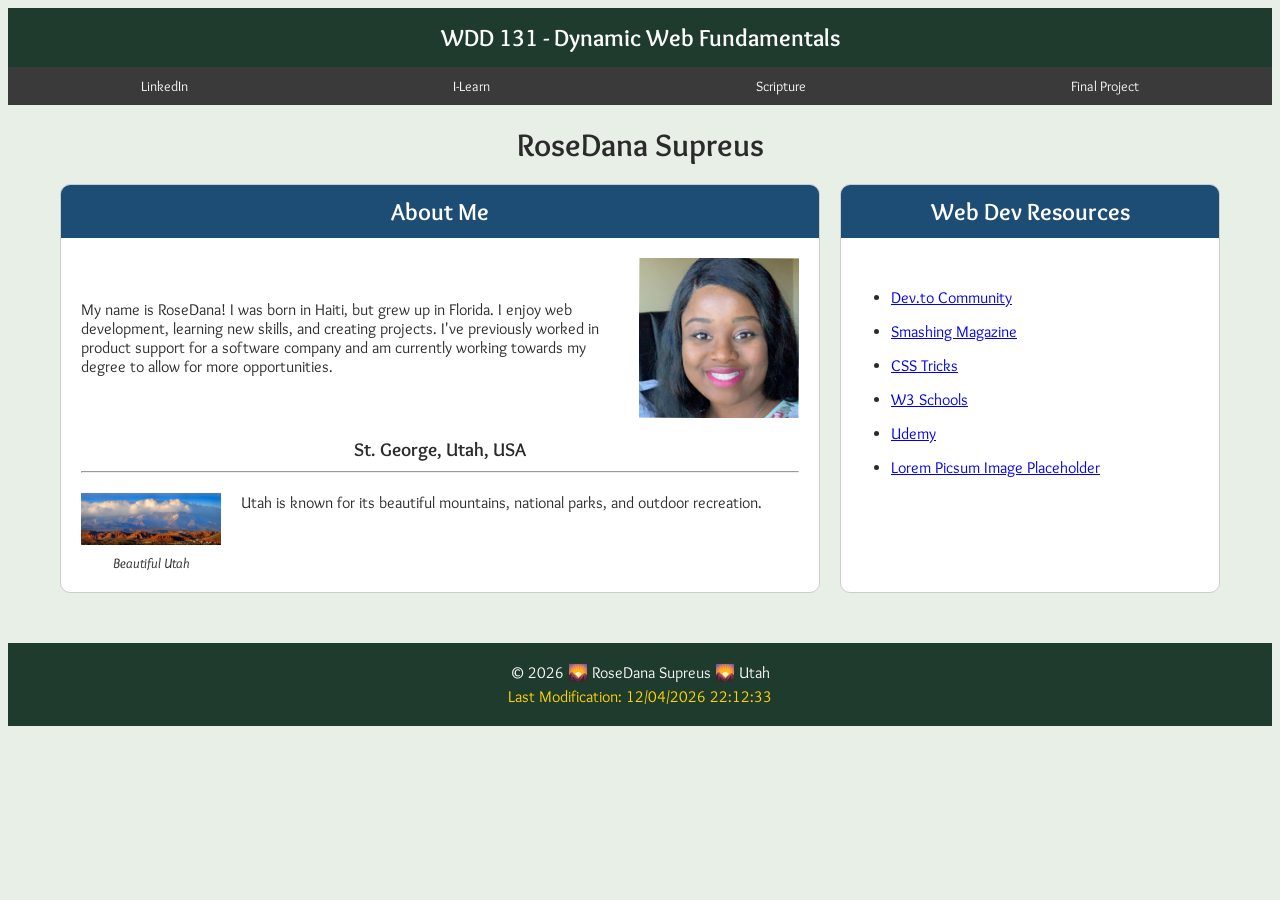
<file: index.html>
<!DOCTYPE html>
<html lang="en">
<head>
    <meta charset="UTF-8">
    <meta name="viewport" content="width=device-width, initial-scale=1.0">
    <title>WDD 131 - Dynamic Web Fundamentals - RoseDana Supreus</title>
    <meta name="description"
      content="WDD 131 – Dynamic Web Fundamentals - RoseDana Supreus - Course home page">
    <meta name="author" content="RoseDana Supreus">
    <link rel="stylesheet" href="styles/base.css">
    <script src="scripts/getdates.js" defer></script>
    <link rel="preconnect" href="https://fonts.googleapis.com">
    <link rel="preconnect" href="https://fonts.gstatic.com" crossorigin>
    <link href="https://fonts.googleapis.com/css2?family=Overlock&display=swap" rel="stylesheet">
</head>
<body>
        <header>
            <span id="course-title">
                WDD 131 - Dynamic Web Fundamentals
            </span>

            <nav>
                <a href="https://www.linkedin.com/in/rdsupreus/">LinkedIn</a>
                <a href="https://byupw.instructure.com/">I-Learn</a>
                <a href="https://www.churchofjesuschrist.org/study/scriptures/bofm/hel/5?lang=eng">Scripture</a>
                <a href="#">Final Project</a>
            </nav>
        </header>

    

        <main>
            <h1>RoseDana Supreus</h1>

            <!-- ABOUT CARD -->

            <section class="card">

                <div class="card-header">
                    <h2>About Me</h2>
                </div>

                <div class="about-top">

                    <div class="about-text">
                        <p>
                            My name is RoseDana! I was born in Haiti, but grew up in
                            Florida. I enjoy web development, learning new skills,
                            and creating projects. I've previously worked in product
                            support for a software company and am currently working
                            towards my degree to allow for more opportunities.
                        </p>
                    </div>

                    <img src="images/profile.jpeg"
                        alt="Supreus profile photo"
                        class="profile-img">

                </div>


                <!-- LOCATION SECTION -->

                <div class="location-section">

                    <h3>St. George, Utah, USA</h3>

                    <hr>

                    <div class="location-content">

                        <figure>
                            <img src="images/utah.jpg"
                                alt="Utah">

                            <figcaption>Beautiful Utah</figcaption>
                        </figure>

                        <p>
                            Utah is known for its beautiful mountains,
                            national parks, and outdoor recreation.
                        </p>

                    </div>
                </div>

            </section>

              <!-- RESOURCES CARD -->

            <section class="card">

                <div class="card-header">
                    <h2>Web Dev Resources</h2>
                </div>

                <div class="card-content">

                    <ul>
                        <li><a href="#">Dev.to Community</a></li>
                        <li><a href="#">Smashing Magazine</a></li>
                        <li><a href="#">CSS Tricks</a></li>
                        <li><a href="#">W3 Schools</a></li>
                        <li><a href="#">Udemy</a></li>
                        <li><a href="#">Lorem Picsum Image Placeholder</a></li>
                    </ul>

                </div>

    </section>

        </main>

        <footer class="footer">
            <p>© <span id="currentyear"></span>  🌄 RoseDana Supreus 🌄 Utah </p>
            <p id="lastModified"></p>
        </footer>

</body>
</html>
</file>
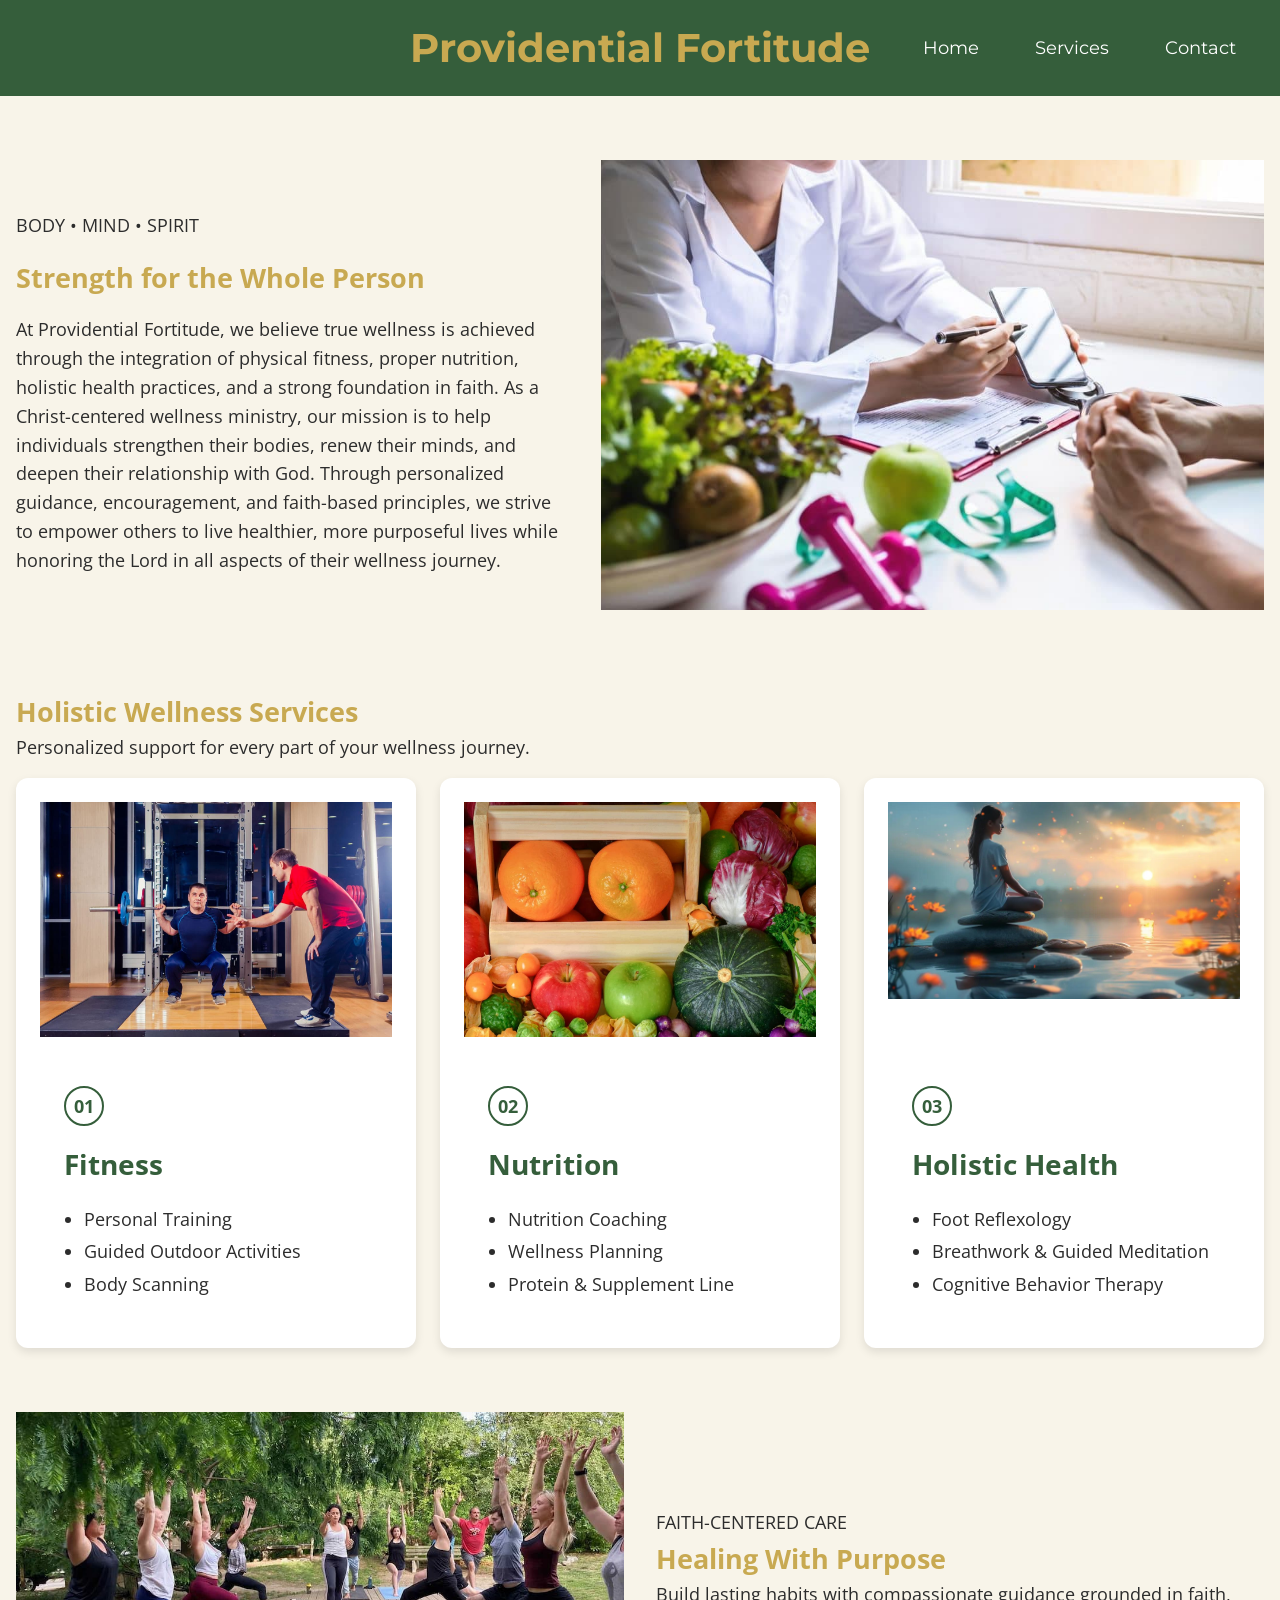
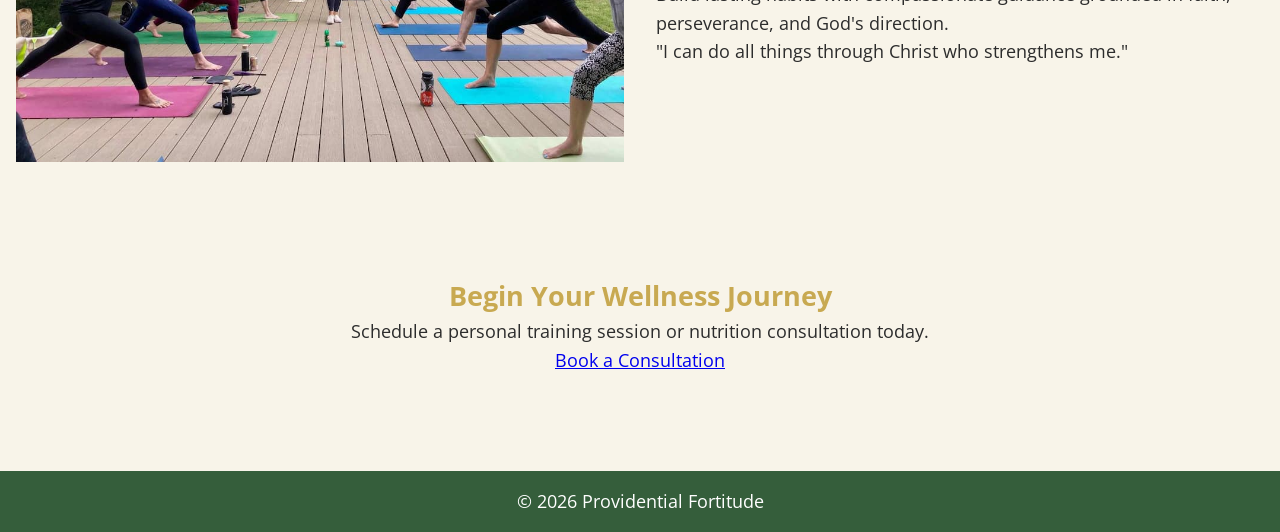
<file: project/index.html>
<!DOCTYPE html>
<html lang="en">
<head>
<meta charset="UTF-8">
<meta name="viewport" content="width=device-width, initial-scale=1.0">
<title>Providential Fortitude</title>
<meta name="description" content="WDD 131 – Dynamic Web Fundamentals - RoseDana Supreus - Providential Fortitude Final Project">
<meta name="author" content="RoseDana Supreus">
<link rel="preconnect" href="https://fonts.googleapis.com">
<link rel="preconnect" href="https://fonts.gstatic.com" crossorigin>

<link href="https://fonts.googleapis.com/css2?family=Montserrat:wght@400;600&family=Open+Sans:wght@400;500&family=Cormorant+Garamond:wght@500&display=swap" rel="stylesheet">

<link rel="stylesheet" href="styles/project.css">
<link rel="stylesheet" href="styles/project-large.css">
<script src="scripts/project.js" defer></script>
</head>

<body>

<header>

    <h1>Providential Fortitude</h1>

    <button id="menu" aria-label="Menu">☰</button>

    <nav class="navigation">
        <a href="index.html">Home</a>
        <a href="services.html">Services</a>
        <a href="contact.html">Contact</a>
    </nav>
</header>

<main>

    <div class="content-wrapper">

    <!-- Hero Section -->
    <section class="hero">

        <div class="hero-content">

            <p class="tagline">BODY • MIND • SPIRIT</p>

            <h2>Strength for the Whole Person</h2>

            <p>
                At Providential Fortitude, we believe true wellness is achieved through the integration of physical fitness, proper nutrition, holistic health practices, and a strong foundation in faith. As a Christ-centered wellness ministry, our mission is to help individuals strengthen their bodies, renew their minds, and deepen their relationship with God. Through personalized guidance, encouragement, and faith-based principles, we strive to empower others to live healthier, more purposeful lives while honoring the Lord in all aspects of their wellness journey.
            </p>

        </div>

        <div class="hero-image">
            <img src="images/wellness.jpg"
                 alt="Wellness coaching"
                 loading="lazy"
                 width="1200"
                 height="800">
        </div>

    </section>


    <!-- Services -->
    <section class="services-preview">
    <h2>Holistic Wellness Services</h2>
    <p>Personalized support for every part of your wellness journey.</p>

    <div class="service-grid">

        <a href="services.html" class="service-card">
            <div class="service-image">
                <img src="images/fitness.jpg" alt="Personal fitness training">
            </div>
            <div class="service-content">
                <span class="service-number">01</span>
                <h3>Fitness</h3>
                <ul>
                    <li>Personal Training</li>
                    <li>Guided Outdoor Activities</li>
                    <li>Body Scanning</li>
                </ul>
            </div>
        </a>

        <a href="services.html" class="service-card">
            <div class="service-image">
                <img src="images/nutrition.jpg" alt="Healthy nutrition planning">
            </div>
            <div class="service-content">
                <span class="service-number">02</span>
                <h3>Nutrition</h3>
                <ul>
                    <li>Nutrition Coaching</li>
                    <li>Wellness Planning</li>
                    <li>Protein & Supplement Line</li>
                </ul>
            </div>
        </a>

        <a href="services.html" class="service-card">
            <div class="service-image">
                <img src="images/holistic.jpg" alt="Holistic wellness">
            </div>
            <div class="service-content">
                <span class="service-number">03</span>
                <h3>Holistic Health</h3>
                <ul>
                    <li>Foot Reflexology</li>
                    <li>Breathwork & Guided Meditation</li>
                    <li>Cognitive Behavior Therapy</li>
                </ul>
            </div>
        </a>

    </div>
</section>

    <!-- Faith Section -->
    <section class="faith-section">

        <div class="faith-image">

            <img src="images/wellness2.jpg"
                 alt="Outdoor wellness activity"
                 loading="lazy"
                 width="1200"
                 height="800">

        </div>

        <div class="faith-content">

            <p class="small-heading">
                FAITH-CENTERED CARE
            </p>

            <h2>Healing With Purpose</h2>

            <p>
                Build lasting habits with compassionate guidance grounded
                in faith, perseverance, and God's direction.
            </p>

            <blockquote>
                "I can do all things through Christ who strengthens me."
            </blockquote>

        </div>

    </section>


    <!-- CTA -->
    <section class="cta">

        <div>
            <h2>Begin Your Wellness Journey</h2>

            <p>
                Schedule a personal training session or nutrition
                consultation today.
            </p>
        </div>

        <a href="contact.html" class="btn">
            Book a Consultation
        </a>

    </section>

    </div>

</main>

<footer>
    <p>
        © <span id="year"></span> Providential Fortitude
    </p>
</footer>

</body>
</html>
</file>
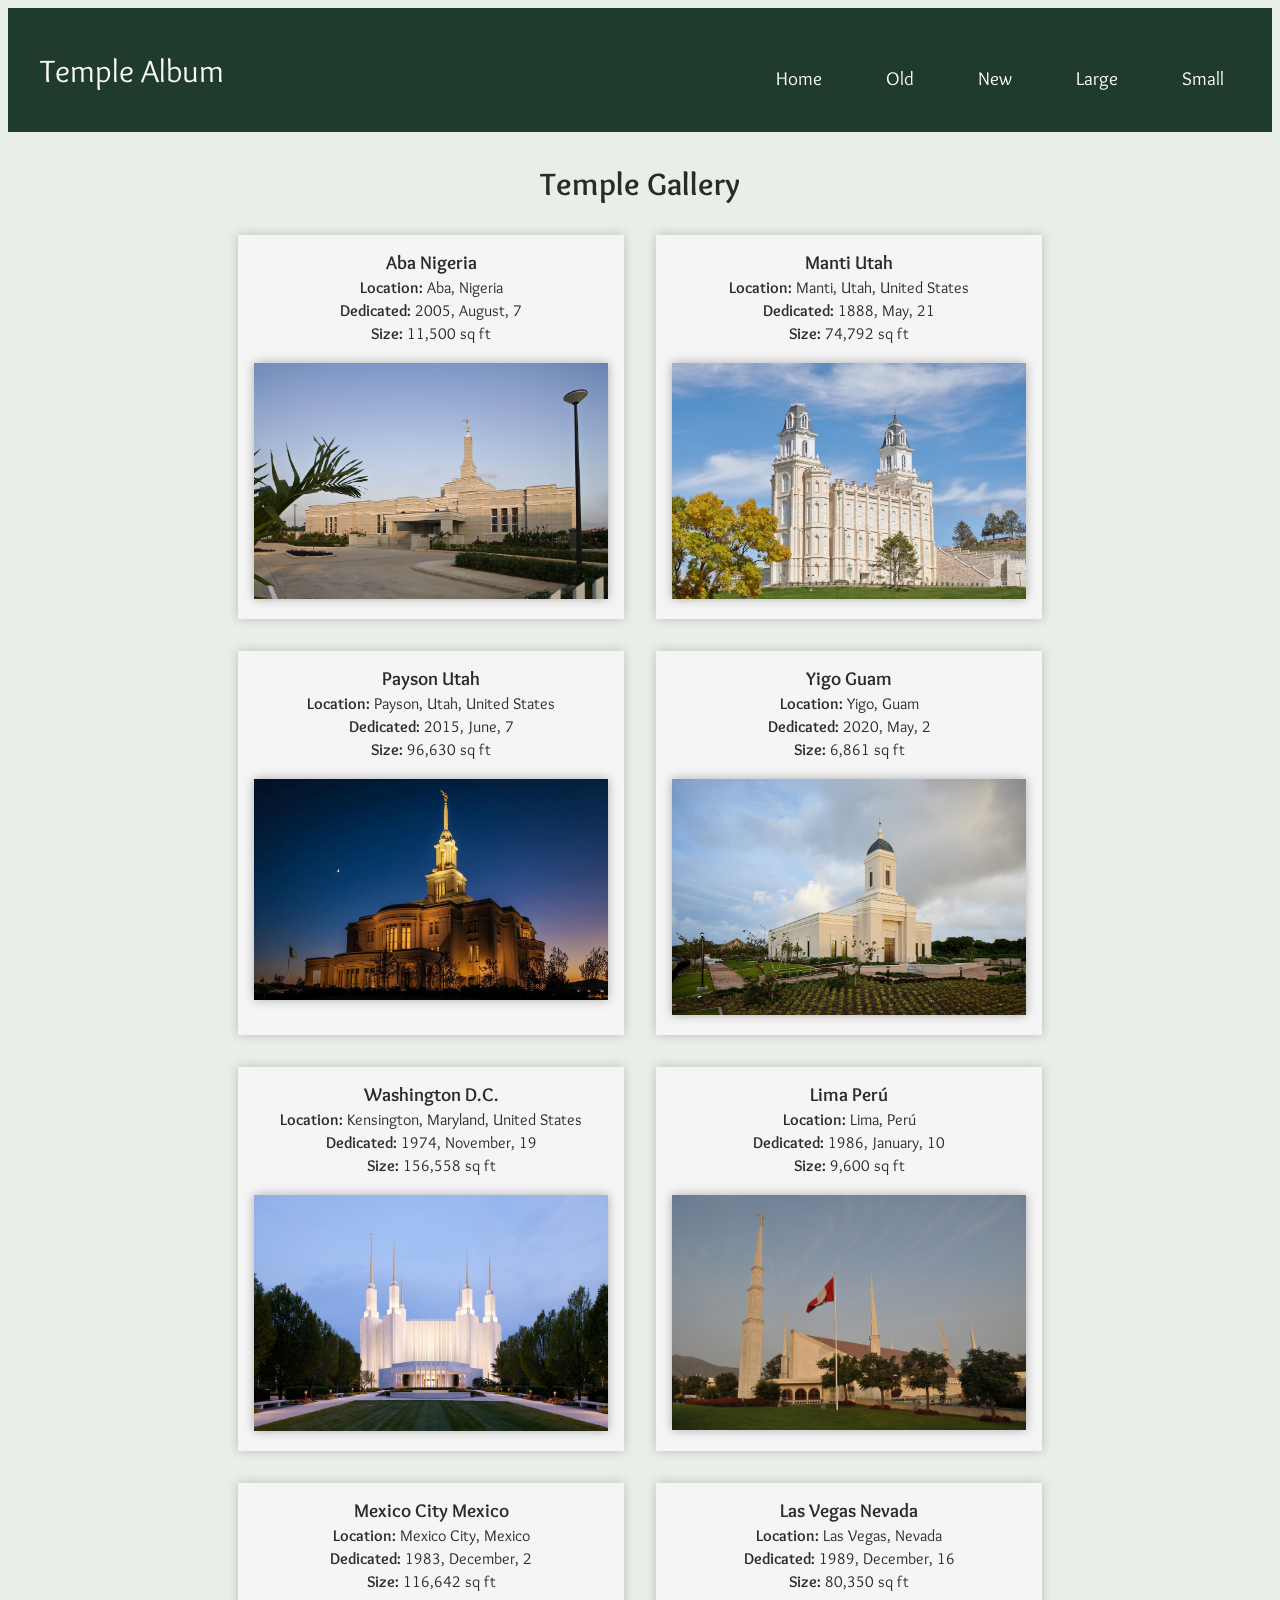
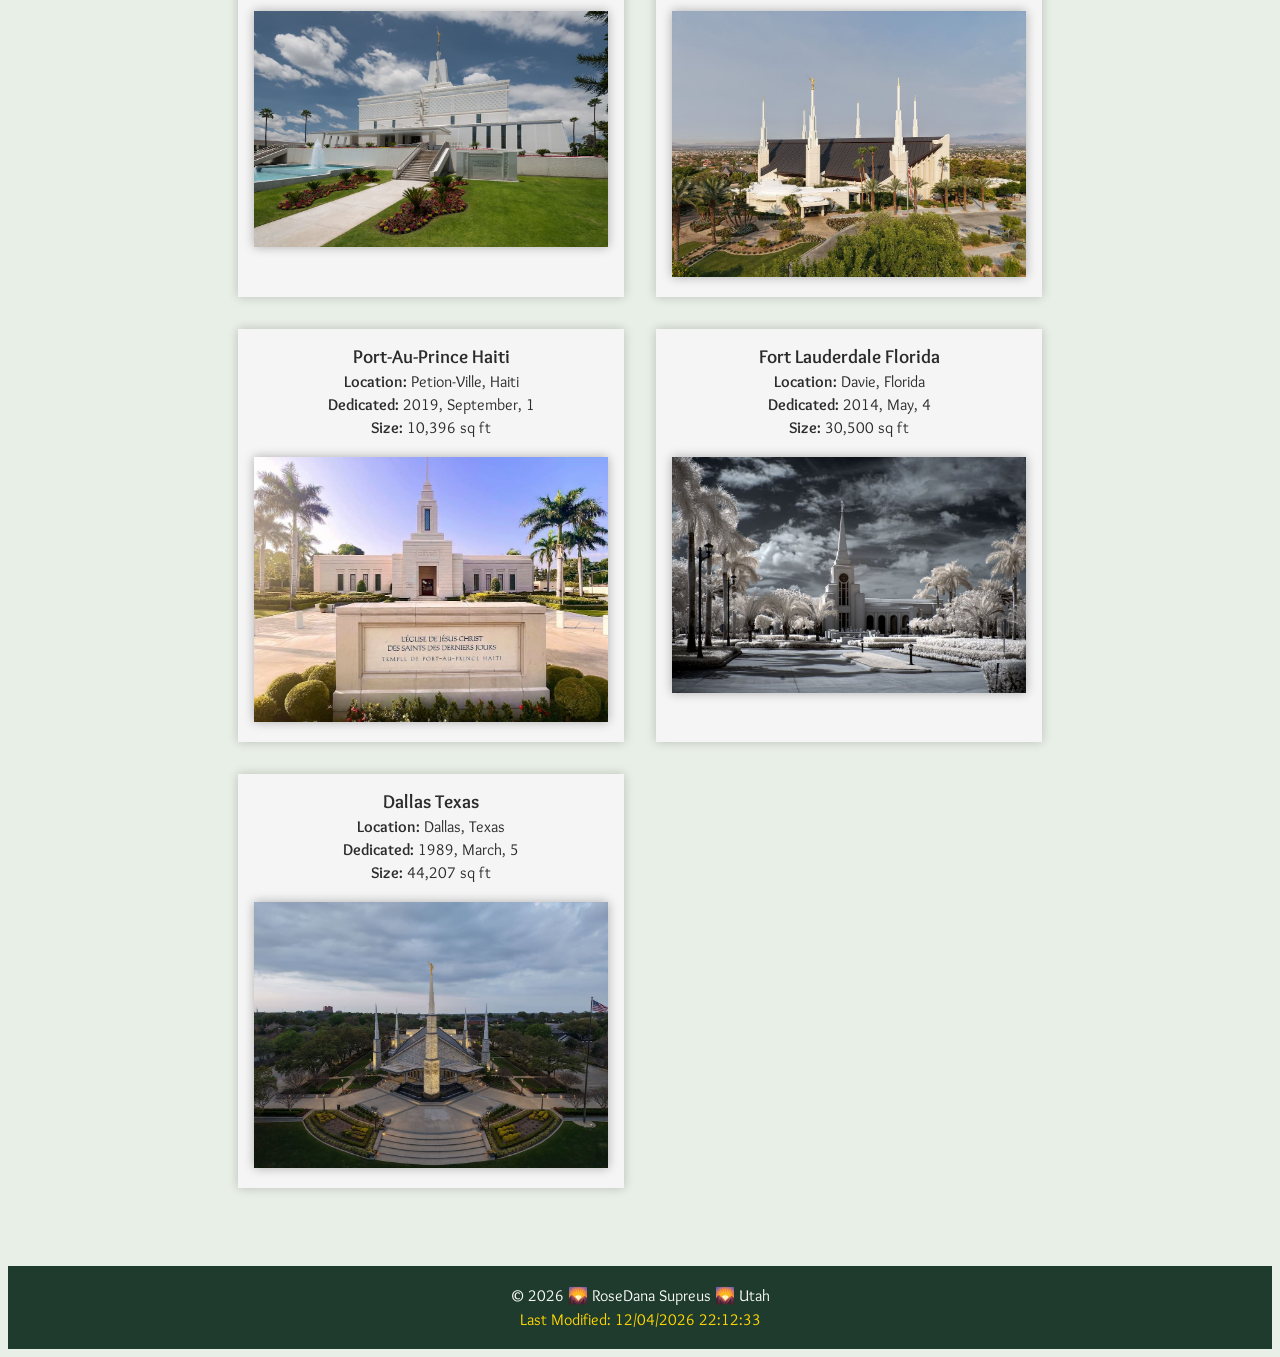
<file: filtered-temples.html>
<!DOCTYPE html>
<html lang="en">
<head>
    <meta charset="UTF-8">
    <meta name="viewport" content="width=device-width, initial-scale=1.0">
    <title>WDD 131 - Dynamic Web Fundamentals - RoseDana Supreus</title>
    <meta name="description" content="WDD 131 – Dynamic Web Fundamentals - RoseDana Supreus - Temple Picture Album">
    <meta name="author" content="RoseDana Supreus">
    <link rel="stylesheet" href="styles/filtered-temples.css">
    <link rel="stylesheet" href="styles/filtered-temples-large.css">
    <script src="scripts/filtered-temples.js" defer></script>

    <link rel="preconnect" href="https://fonts.googleapis.com">
    <link rel="preconnect" href="https://fonts.gstatic.com" crossorigin>

    <link href="https://fonts.googleapis.com/css2?family=Overlock&display=swap" rel="stylesheet">
</head>
<body>
        <header>
            <span class="site-title">Temple Album</span>

            <button id="menu" aria-label="Open navigation menu"></button>

                <nav class="navigation">
                    <ul>
                        <li><a href="#" id="home">Home</a></li>
                        <li><a href="#" id="old">Old</a></li>
                        <li><a href="#" id="new">New</a></li>
                        <li><a href="#" id="large">Large</a></li>
                        <li><a href="#" id="small">Small</a></li>
                    </ul>
                </nav>
        </header>

        <main>
            <h1 id="page-title">Temple Gallery</h1>
            <div class="temples"></div>
        </main>

        <footer class="footer">
            <p>© <span id="currentyear"></span>  🌄 RoseDana Supreus 🌄 Utah </p>
            <p id="lastModified"></p>
        </footer>
    
</body>
</html>
</file>
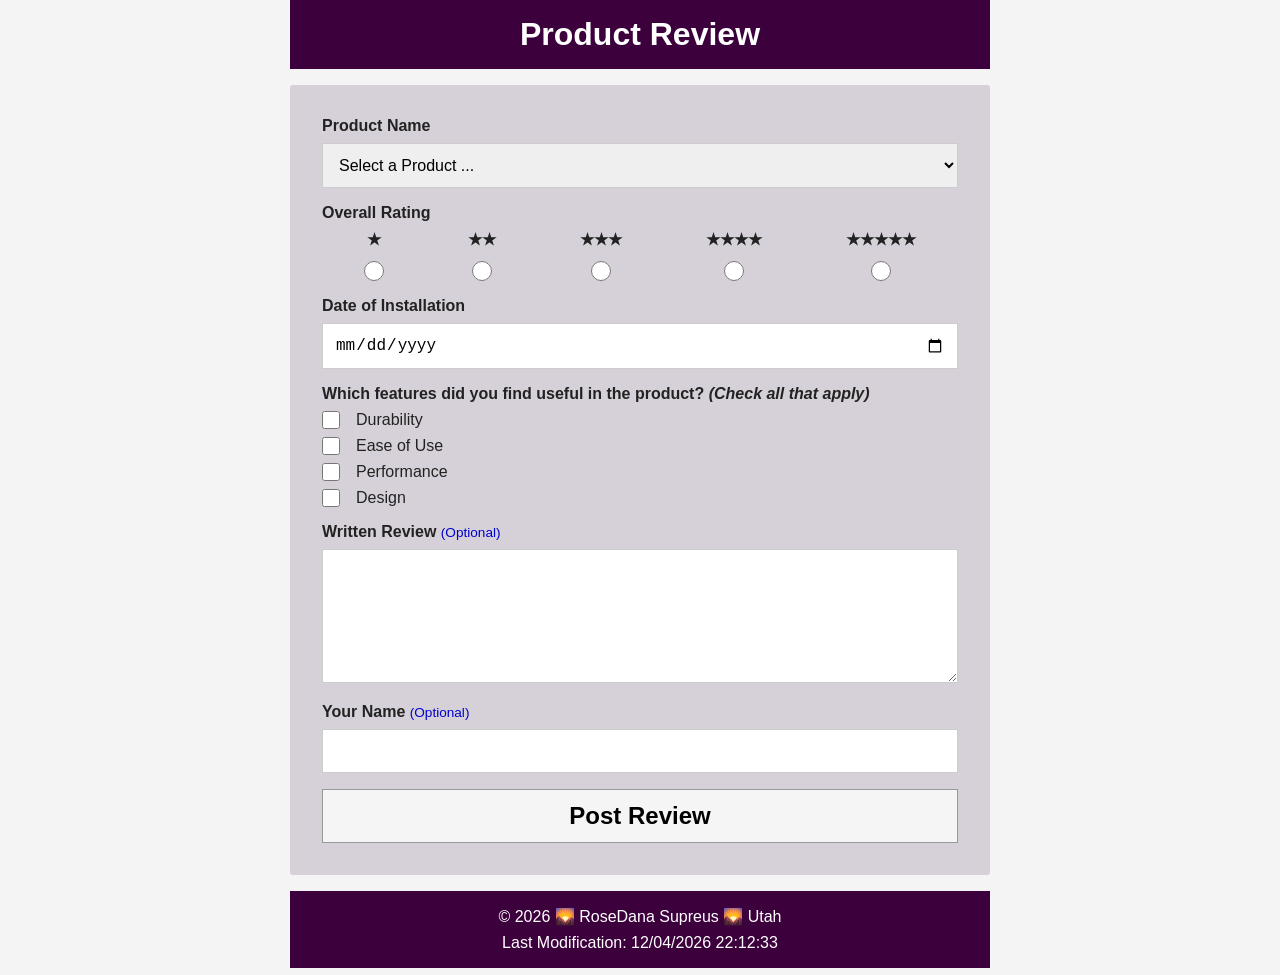
<file: form.html>
<!DOCTYPE html>
<html lang="en">
<head>
    <meta charset="UTF-8">
    <meta name="viewport" content="width=device-width, initial-scale=1.0">
    <title>WDD 131 - Dynamic Web Fundamentals - RoseDana Supreus</title>
    <meta name="description"
      content="WDD 131 – Dynamic Web Fundamentals - RoseDana Supreus - Product Review Form">
    <meta name="author" content="RoseDana Supreus">
    <link rel="stylesheet" href="styles/form.css">
    <link rel="stylesheet" href="styles/form-larger.css">
    <script src="scripts/form.js" defer></script>
    <link rel="preconnect" href="https://fonts.googleapis.com">
    <link rel="preconnect" href="https://fonts.gstatic.com" crossorigin>
    <link href="https://fonts.googleapis.com/css2?family=Overlock&display=swap" rel="stylesheet">
    
</head>
<body>
    <main class="review-container">

        <header>
            <h1>Product Review</h1>
        </header>

        <form method="get" action="review.html">

            <div class="form-section">
                <label for="product">Product Name</label>
                <select id="product" name="product" required>
                    <option value="" disabled selected>
                        Select a Product ...
                    </option>
                </select>
            </div>

            <div class="form-section">

                <fieldset>

                    <legend>Overall Rating</legend>

                    <div class="rating-container">

                        <div class="rating-option">
                            <label for="rating1">★</label>
                            <input type="radio" name="rating" id="rating1" value="1" required>
                        </div>

                        <div class="rating-option">
                            <label for="rating2">★★</label>
                            <input type="radio" name="rating" id="rating2" value="2" required>
                        </div>

                        <div class="rating-option">
                            <label for="rating3">★★★</label>
                            <input type="radio" name="rating" id="rating3" value="3" required>
                        </div>

                        <div class="rating-option">
                            <label for="rating4">★★★★</label>
                            <input type="radio" name="rating" id="rating4" value="4" required>
                        </div>

                        <div class="rating-option">
                            <label for="rating5">★★★★★</label>
                            <input type="radio" name="rating" id="rating5" value="5" required>
                        </div>

                    </div>
                </fieldset>

            </div>

            <div class="form-section">
                <label for="install-date">Date of Installation</label>
                <input type="date" id="install-date" name="install-date" required>
            </div>

            <div class="form-section">
                <label>
                    Which features did you find useful in the product?
                    <em>(Check all that apply)</em>
                </label>

                <div class="checkbox-group">
                    <div>
                        <input type="checkbox" name="features" id="durability" value="Durability">
                        <label for="durability">Durability</label>
                    </div>

                    <div>
                        <input type="checkbox" name="features" id="easeOfUse" value="Ease of Use">
                        <label for="easeOfUse">Ease of Use</label>
                    </div>

                    <div>
                        <input type="checkbox" name="features" id="performance" value="Performance">
                        <label for="performance">Performance</label>
                    </div>

                    <div>
                        <input type="checkbox" name="features" id="design" value="Design">
                        <label for="design">Design</label>
                    </div>
                </div>
            </div>

            <div class="form-section">
                <label for="review">
                    Written Review <span class="optional">(Optional)</span>
                </label>

                <textarea id="review" name="review" rows="6"></textarea>
            </div>

           <div class="form-section">
                <label for="userName">
                    Your Name
                    <span class="optional">(Optional)</span>
                </label>
                <input type="text" id="userName" name="userName">
            </div>

            <input type="submit" value="Post Review">

        </form>

        <footer class="footer">
            <p>© <span id="currentyear"></span>  🌄 RoseDana Supreus 🌄 Utah </p>
            <p id="lastModified"></p>
        </footer>

    </main>

    
    
</body>
</html>
</file>
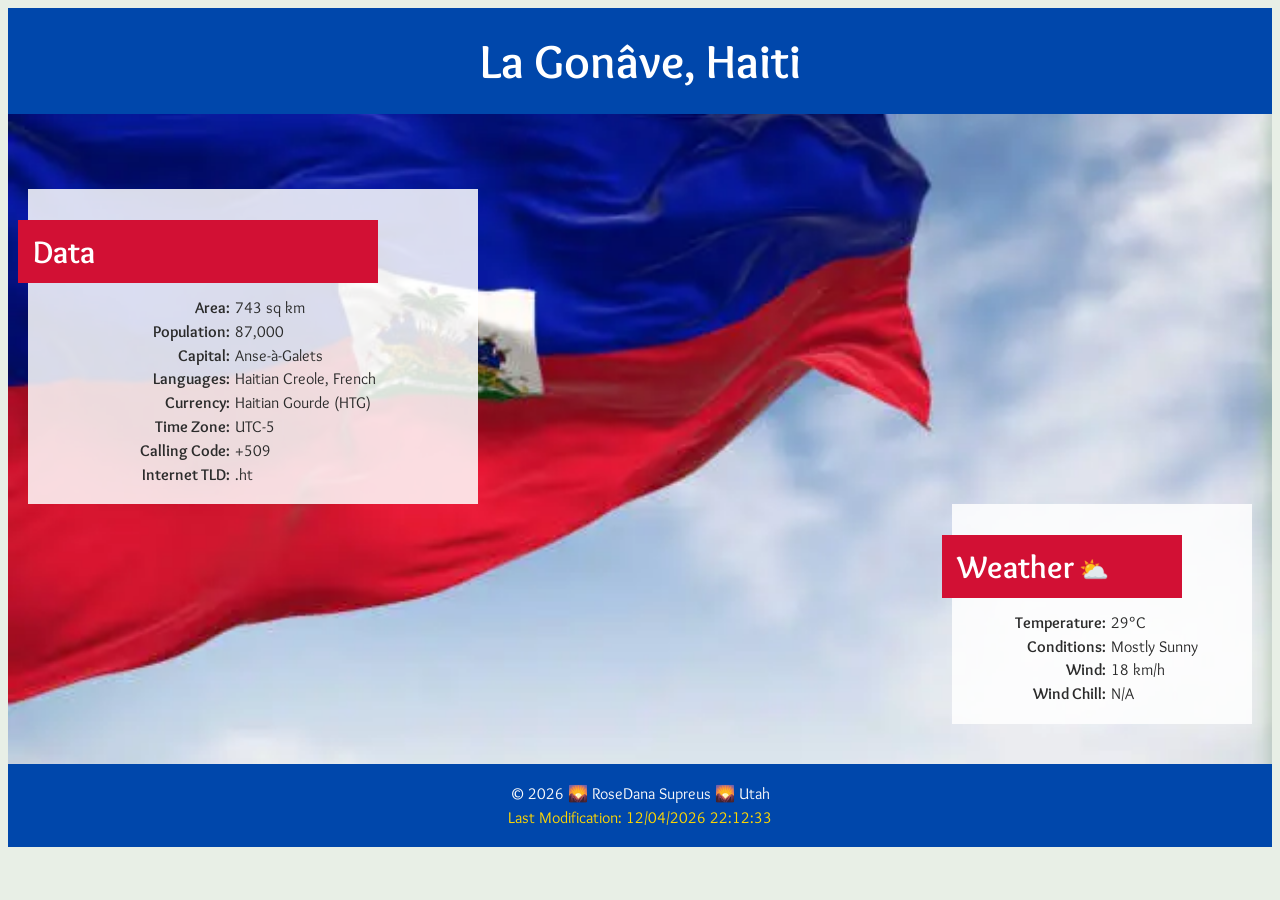
<file: place.html>
<!DOCTYPE html>
<html lang="en">
<head>
    <meta charset="UTF-8">
    <meta name="viewport" content="width=device-width, initial-scale=1.0">
    <title>WDD 131 - Dynamic Web Fundamentals - RoseDana Supreus</title>
    <meta name="description" content="WDD 131 – Dynamic Web Fundamentals - RoseDana Supreus - Country Page">
    <meta name="author" content="RoseDana Supreus">
    <link rel="stylesheet" href="styles/place.css">
    <link rel="stylesheet" href="styles/place-large.css">
    <script src="scripts/place.js" defer></script>

    <link rel="preconnect" href="https://fonts.googleapis.com">
    <link rel="preconnect" href="https://fonts.gstatic.com" crossorigin>

    <link href="https://fonts.googleapis.com/css2?family=Overlock&display=swap" rel="stylesheet">
</head>
    <body>
        <header>
            <h1>La Gonâve, Haiti</h1>
        </header>

        <main>

            <section class="hero">
                 <picture>
                    <source
                        srcset="images/haiti1.webp"
                        media="(min-width: 768px)">

                    <img
                        src="images/haiti2.webp"
                        alt="La Gonave, Haiti">
                </picture>

                <section class="data-card">
                    <h2>Data</h2>

                    <div class="data-content">
                        <p><strong>Area:</strong> <span>743 sq km</span></p>
                        <p><strong>Population:</strong> <span>87,000</span></p>
                        <p><strong>Capital:</strong> <span>Anse-à-Galets</span></p>
                        <p><strong>Languages:</strong> <span>Haitian Creole, French</span></p>
                        <p><strong>Currency:</strong> <span>Haitian Gourde (HTG)</span></p>
                        <p><strong>Time Zone:</strong><span>UTC-5</span></p>
                        <p><strong>Calling Code:</strong><span> +509</span></p>
                        <p><strong>Internet TLD:</strong><span>.ht</span></p>
                    </div>
                </section>

                <section class="weather-card">
                    <h2 class="weather-title">Weather</h2>

                    <img
                        src="images/partly-cloudy.svg"
                        alt="Partly cloudy weather icon"
                        class="weather-icon">

                    <div class="weather-content">
                        <p><strong>Temperature:</strong><span>29°C</span></p>
                        <p><strong>Conditions:</strong> <span>Mostly Sunny</span></p>
                        <p><strong>Wind:</strong><span>18 km/h</span></p>
                        <p><strong>Wind Chill:</strong> <span>N/A</span></p>
                    </div>
                </section>
            </section>

        </main>


        <footer class="footer">
            <p>© <span id="currentyear"></span>  🌄 RoseDana Supreus 🌄 Utah </p>
            <p id="lastModified"></p>
        </footer>
        
    </body>
</html>
</file>
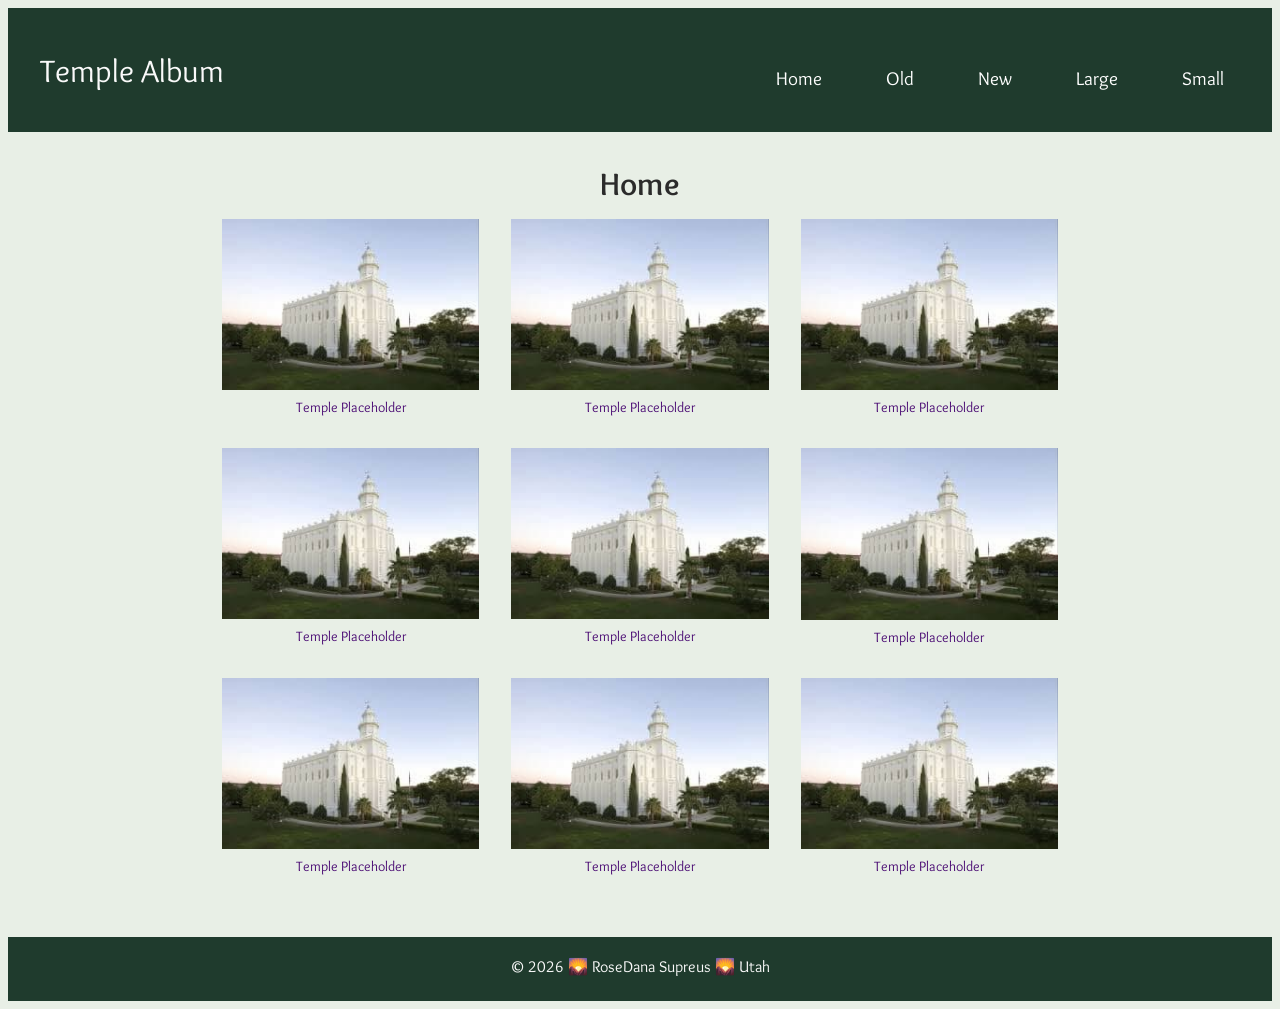
<file: temples.html>
<!DOCTYPE html>
<html lang="en">
<head>
    <meta charset="UTF-8">
    <meta name="viewport" content="width=device-width, initial-scale=1.0">
    <title>WDD 131 - Dynamic Web Fundamentals - RoseDana Supreus</title>
    <meta name="description" content="WDD 131 – Dynamic Web Fundamentals - RoseDana Supreus - Temple Picture Album">
    <meta name="author" content="RoseDana Supreus">
    <link rel="stylesheet" href="styles/temples.css">
    <link rel="stylesheet" href="styles/temples-large.css">
    <script src="scripts/temples.js" defer></script>

    <link rel="preconnect" href="https://fonts.googleapis.com">
    <link rel="preconnect" href="https://fonts.gstatic.com" crossorigin>

    <link href="https://fonts.googleapis.com/css2?family=Overlock&display=swap" rel="stylesheet">
</head>
<body>
        <header>
            <span class="site-title">Temple Album</span>

            <button id="menu" aria-label="Open navigation menu"></button>

                <nav class="navigation">
                    <ul>
                        <li><a href="#">Home</a></li>
                        <li><a href="#">Old</a></li>
                        <li><a href="#">New</a></li>
                        <li><a href="#">Large</a></li>
                        <li><a href="#">Small</a></li>
                    </ul>
                </nav>
        </header>

        <main>
            <h1>Home</h1>
        
            <div class="temple-grid">
                <figure>
                    <img src="images/temp.jpg" alt="Temple Placeholder" width="400"
     height="250">
                    <figcaption> Temple Placeholder </figcaption>
                </figure>
                <figure>
                    <img src="images/temp.jpg" alt="Temple Placeholder" width="400"
     height="250">
                    <figcaption> Temple Placeholder </figcaption>
                </figure>
                <figure>
                    <img src="images/temp.jpg" alt="Temple Placeholder" width="400"
     height="250">
                    <figcaption> Temple Placeholder </figcaption>
                </figure>
                <figure>
                    <img src="images/temp.jpg" alt="Temple Placeholder" width="400"
     height="250">
                    <figcaption> Temple Placeholder </figcaption>
                </figure>
                <figure>
                    <img src="images/temp.jpg" alt="Temple Placeholder" width="400"
     height="250" >
                    <figcaption> Temple Placeholder </figcaption>
                </figure>
                <figure>
                    <img src="images/temp.jpg" alt="Temple Placeholder" width="400"
     height="250">
                    <figcaption> Temple Placeholder </figcaption>
                </figure>
                <figure>
                    <img src="images/temp.jpg" alt="Temple Placeholder" width="400"
     height="250">
                    <figcaption> Temple Placeholder </figcaption>
                </figure>
                <figure>
                    <img src="images/temp.jpg" alt="Temple Placeholder" width="400"
     height="250">
                    <figcaption> Temple Placeholder </figcaption>
                </figure>
                <figure>
                    <img src="images/temp.jpg" alt="Temple Placeholder" width="400"
     height="250">
                    <figcaption> Temple Placeholder </figcaption>
                </figure>
            </div>
            
        </main>

        <footer class="footer">
            <p>© <span id="currentyear"></span>  🌄 RoseDana Supreus 🌄 Utah </p>
            <p id="lastModified"></p>
        </footer>
    
</body>
</html>
</file>
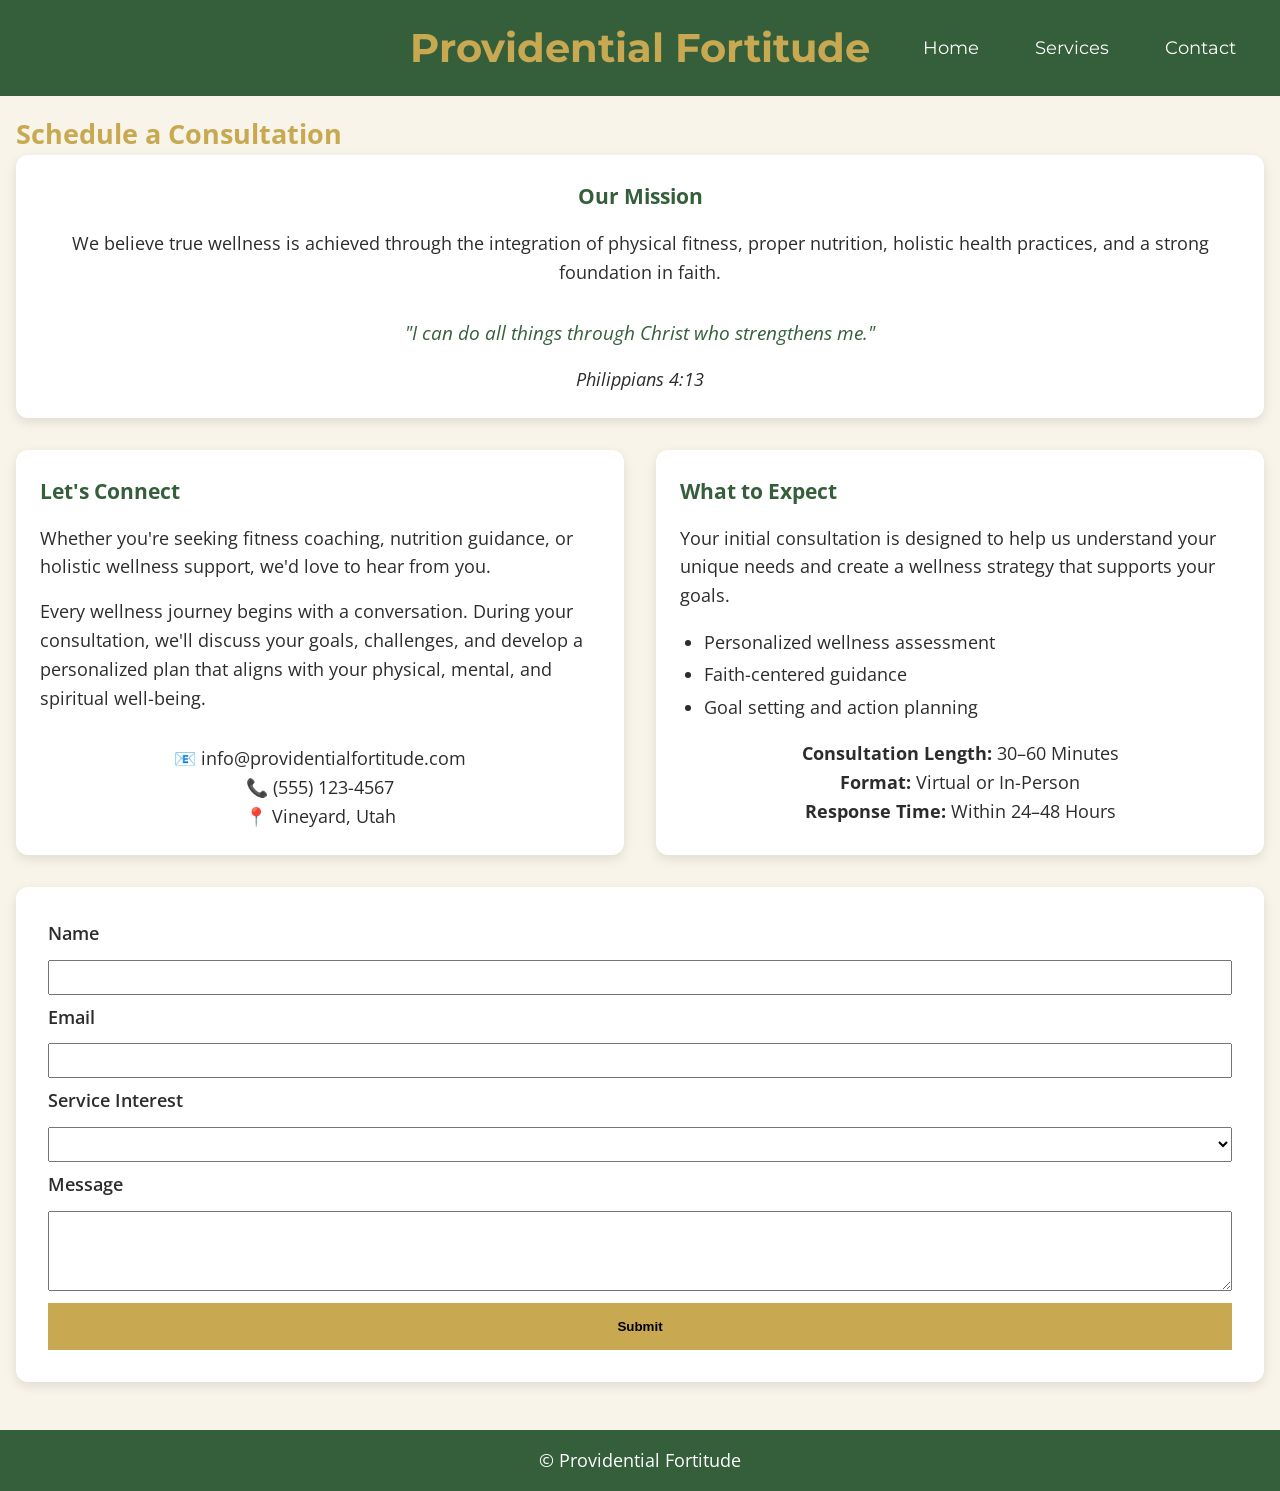
<file: project/contact.html>
<!DOCTYPE html>
<html lang="en">
<head>
<meta charset="UTF-8">
<meta name="viewport" content="width=device-width, initial-scale=1.0">
<title>Providential Fortitude</title>
<meta name="description" content="WDD 131 – Dynamic Web Fundamentals - RoseDana Supreus - Providential Fortitude Final Project">
<meta name="author" content="RoseDana Supreus">
<link rel="preconnect" href="https://fonts.googleapis.com">
<link rel="preconnect" href="https://fonts.gstatic.com" crossorigin>

<link href="https://fonts.googleapis.com/css2?family=Montserrat:wght@400;600&family=Open+Sans:wght@400;500&family=Cormorant+Garamond:wght@500&display=swap" rel="stylesheet">

<link rel="stylesheet" href="styles/project.css">
<link rel="stylesheet" href="styles/project-large.css">
<script src="scripts/contact.js" defer></script>
</head>

<body>

<header>
    <div class="logo">
        <h1>Providential Fortitude</h1>
    </div>

    <button id="menu" aria-label="Menu">☰</button>

    <nav class="navigation">
        <a href="index.html">Home</a>
        <a href="services.html">Services</a>
        <a href="contact.html">Contact</a>
    </nav>
</header>

<main>

    <h2>Schedule a Consultation</h2>

    <section class="contact-card mission-card">

        <h3>Our Mission</h3>

        <p>
            We believe true wellness is achieved through the
            integration of physical fitness, proper nutrition,
            holistic health practices, and a strong foundation
            in faith.
        </p>

        <blockquote>
            "I can do all things through Christ who strengthens me."
        </blockquote>

        <cite>Philippians 4:13</cite>

    </section>


    <div class="contact-layout">

            <section class="contact-card">
                <h3>Let's Connect</h3>

                <p>
                    Whether you're seeking fitness coaching,
                    nutrition guidance, or holistic wellness
                    support, we'd love to hear from you.
                </p>

                <p>
                    Every wellness journey begins with a conversation.
                    During your consultation, we'll discuss your goals,
                    challenges, and develop a personalized plan that
                    aligns with your physical, mental, and spiritual well-being.
                </p>

                <aside class="info">
                    <p>📧 info@providentialfortitude.com</p>
                    <p>📞 (555) 123-4567</p>
                    <p>📍 Vineyard, Utah</p>
                </aside>
            </section>

           <section class="contact-card">
                <h3>What to Expect</h3>

                <p>
                    Your initial consultation is designed to help us
                    understand your unique needs and create a wellness
                    strategy that supports your goals.
                </p>

                <ul>
                    <li>Personalized wellness assessment</li>
                    <li>Faith-centered guidance</li>
                    <li>Goal setting and action planning</li>
                </ul>

                <aside class="info">
                <p>
                    <strong>Consultation Length:</strong> 30–60 Minutes
                </p>

                <p>
                    <strong>Format:</strong> Virtual or In-Person
                </p>

                <p>
                    <strong>Response Time:</strong> Within 24–48 Hours
                </p>
                </aside>
            </section>

        </aside>

    </div>

    <section class="contact-form-container">

            <form method="get" action="thankyou.html">

                <label for="name">Name</label>
            <input type="text" id="name">

            <label for="email">Email</label>
            <input type="email" id="email">

            <label for="interest">Service Interest</label>
            <select id="interest">
                ...
            </select>

            <label for="message">Message</label>
            <textarea id="message"></textarea>

            <input type="submit" value="Submit">

            </form>

        </section>

</main>

<footer>
    <p>© <span id="year"></span> Providential Fortitude</p>
</footer>

</body>
</html>
</file>
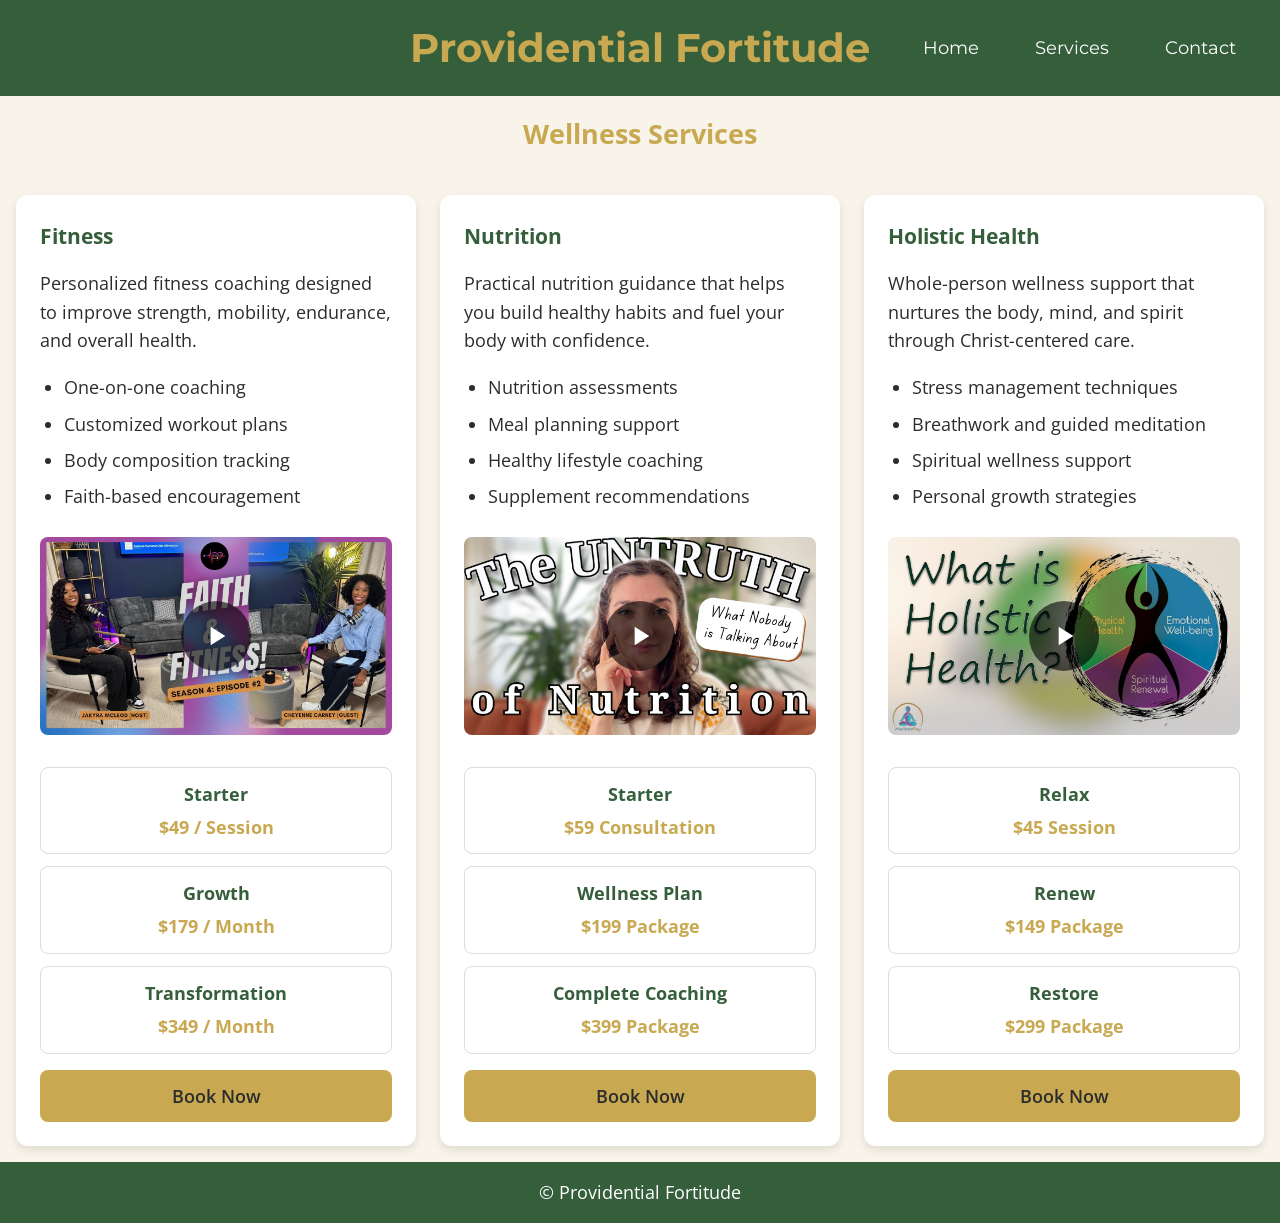
<file: project/services.html>
<!DOCTYPE html>
<html lang="en">
<head>
<meta charset="UTF-8">
<meta name="viewport" content="width=device-width, initial-scale=1.0">
<title>Providential Fortitude</title>
<meta name="description" content="WDD 131 – Dynamic Web Fundamentals - RoseDana Supreus - Providential Fortitude Final Project">
<meta name="author" content="RoseDana Supreus">
<link rel="preconnect" href="https://fonts.googleapis.com">
<link rel="preconnect" href="https://fonts.gstatic.com" crossorigin>

<link href="https://fonts.googleapis.com/css2?family=Montserrat:wght@400;600&family=Open+Sans:wght@400;500&family=Cormorant+Garamond:wght@500&display=swap" rel="stylesheet">

<link rel="stylesheet" href="styles/project.css">
<link rel="stylesheet" href="styles/project-large.css">
<script src="scripts/services.js" defer></script>
</head>

<body>

<header>
    <div class="logo">
        <h1>Providential Fortitude</h1>
    </div>

    <button id="menu" aria-label="Menu">☰</button>

    <nav class="navigation">
        <a href="index.html">Home</a>
        <a href="services.html">Services</a>
        <a href="contact.html">Contact</a>
    </nav>
</header>

<main>

<h2 class="serv">Wellness Services</h2>

<div id="servicesContainer" class="service-grid"></div>




</main>

<footer>
    <p>© <span id="year"></span> Providential Fortitude</p>
</footer>

</body>
</html>
</file>
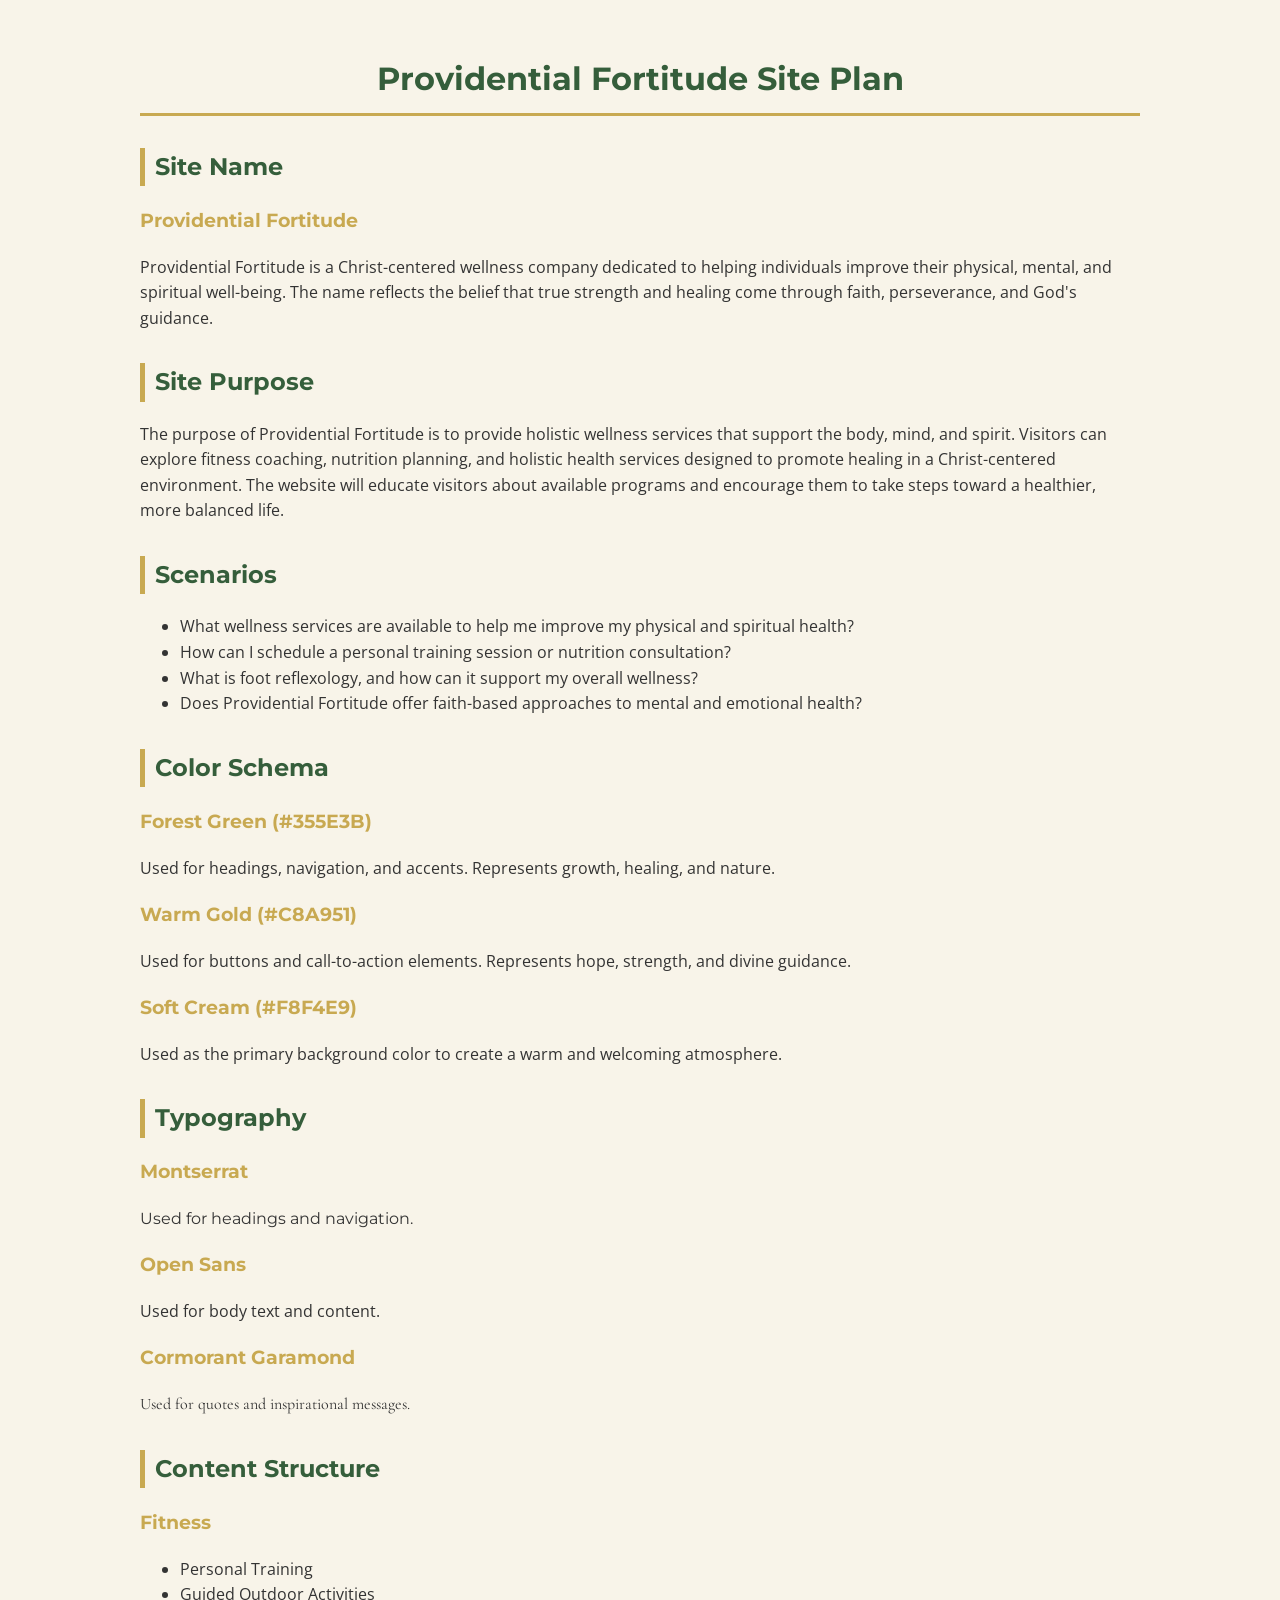
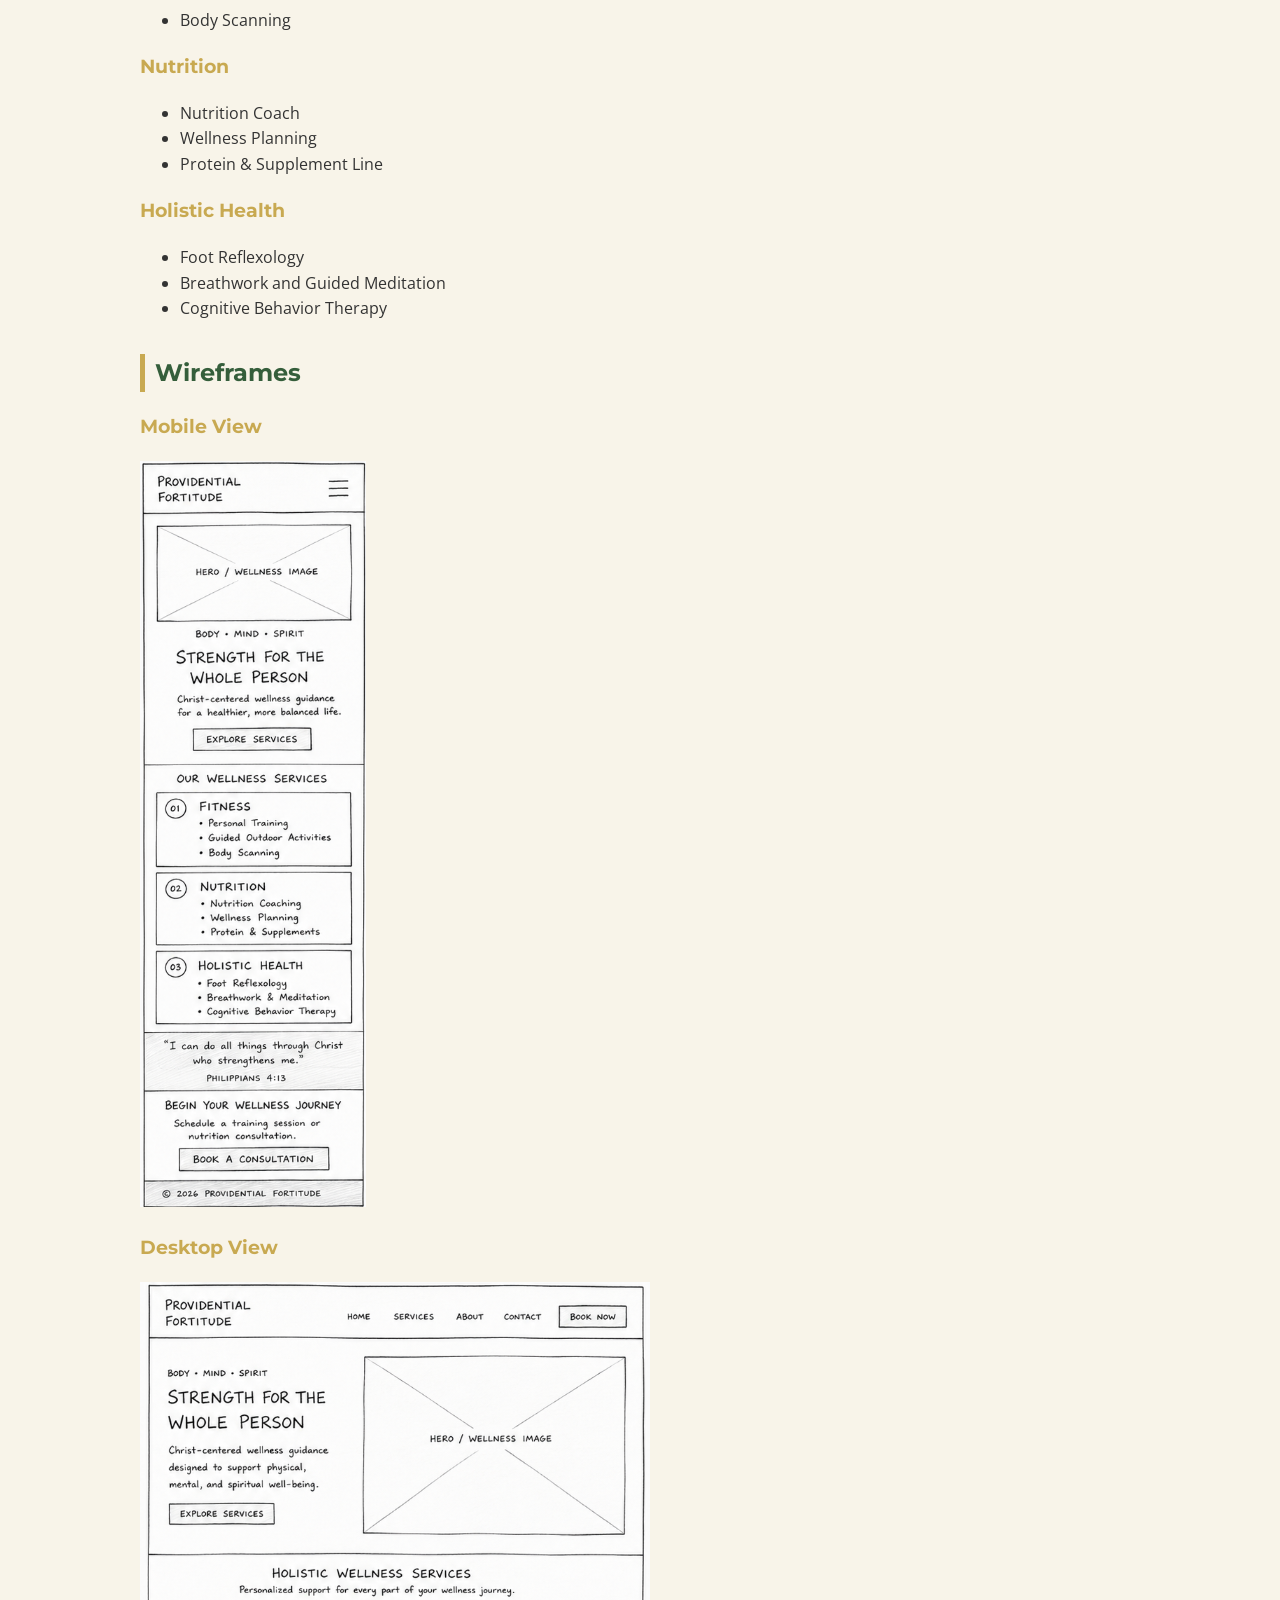
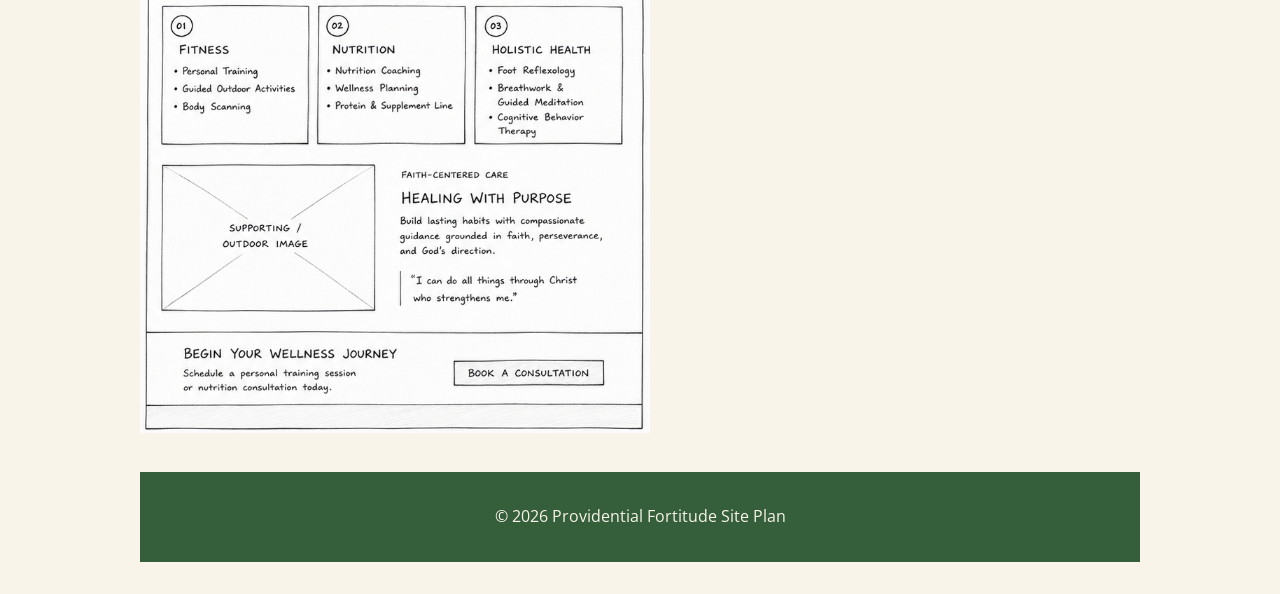
<file: project/siteplan.html>
<!DOCTYPE html>
<html lang="en">
<head>
    <meta charset="UTF-8">
    <meta name="viewport" content="width=device-width, initial-scale=1.0">
    <title>Providential Fortitude</title>
    <meta name="description"
      content="WDD 131 – Dynamic Web Fundamentals - RoseDana Supreus - Project Site Plan">
    <meta name="author" content="RoseDana Supreus">
    <link rel="stylesheet" href="/styles/siteplan.css">
    <link rel="preconnect" href="https://fonts.googleapis.com">
    <link rel="preconnect" href="https://fonts.gstatic.com" crossorigin>
    <link href="https://fonts.googleapis.com/css2?family=Cormorant+Garamond:wght@500&family=Montserrat:wght@400;600&family=Open+Sans:wght@400;500&display=swap" rel="stylesheet">
</head>
<body>
    <header>
    <h1>Providential Fortitude Site Plan</h1>
    </header>
    
    <section>
    <h2>Site Name</h2>
    <h3>Providential Fortitude</h3>
    <p>
        Providential Fortitude is a Christ-centered wellness company dedicated
        to helping individuals improve their physical, mental, and spiritual
        well-being. The name reflects the belief that true strength and healing
        come through faith, perseverance, and God's guidance.
    </p>
</section>

<section>
    <h2>Site Purpose</h2>
    <p>
        The purpose of Providential Fortitude is to provide holistic wellness services 
        that support the body, mind, and spirit.
        Visitors can explore fitness coaching, nutrition planning, and
        holistic health services designed to promote healing in a
        Christ-centered environment. The website will educate visitors about
        available programs and encourage them to take steps toward a healthier,
        more balanced life.
    </p>
</section>

<section>
    <h2>Scenarios</h2>
    <ul>
        <li>
            What wellness services are available to help me improve my physical
            and spiritual health?
        </li>
        <li>
            How can I schedule a personal training session or nutrition
            consultation?
        </li>
        <li>
            What is foot reflexology, and how can it support my overall
            wellness?
        </li>
        <li>
            Does Providential Fortitude offer faith-based approaches to mental
            and emotional health?
        </li>
    </ul>
</section>

<section>
    <h2>Color Schema</h2>

    <h3>Forest Green (#355E3B)</h3>
    <p>
        Used for headings, navigation, and accents. Represents growth,
        healing, and nature.
    </p>

    <h3>Warm Gold (#C8A951)</h3>
    <p>
        Used for buttons and call-to-action elements. Represents hope,
        strength, and divine guidance.
    </p>

    <h3>Soft Cream (#F8F4E9)</h3>
    <p>
        Used as the primary background color to create a warm and welcoming
        atmosphere.
    </p>
</section>

<section>
    <h2>Typography</h2>

        <h3>Montserrat</h3>
        <p class="montserrat-sample">Used for headings and navigation.</p>

        <h3>Open Sans</h3>
        <p class="opensans-sample">Used for body text and content.</p>

        <h3>Cormorant Garamond</h3>
        <p class="cormorant-sample">Used for quotes and inspirational messages.</p>
</section>

<section>
    <h2>Content Structure</h2>

    <h3>Fitness</h3>
    <ul>
        <li>Personal Training</li>
        <li>Guided Outdoor Activities</li>
        <li>Body Scanning</li>
    </ul>

    <h3>Nutrition</h3>
    <ul>
        <li>Nutrition Coach</li>
        <li>Wellness Planning</li>
        <li>Protein &amp; Supplement Line</li>
    </ul>

    <h3>Holistic Health</h3>
    <ul>
        <li>Foot Reflexology</li>
        <li>Breathwork and Guided Meditation</li>
        <li>Cognitive Behavior Therapy</li>
    </ul>
</section>

<section>
    <h2>Wireframes</h2>

    <h3>Mobile View</h3>
    <img src="/images/mobile-wireframe.png" alt="Mobile wireframe">

    <h3>Desktop View</h3>
    <img src="/images/desktop-wireframe.png" alt="Desktop wireframe">
</section>

<footer>
    <p>&copy; 2026 Providential Fortitude Site Plan</p>
</footer>
</body>
</html>
</file>
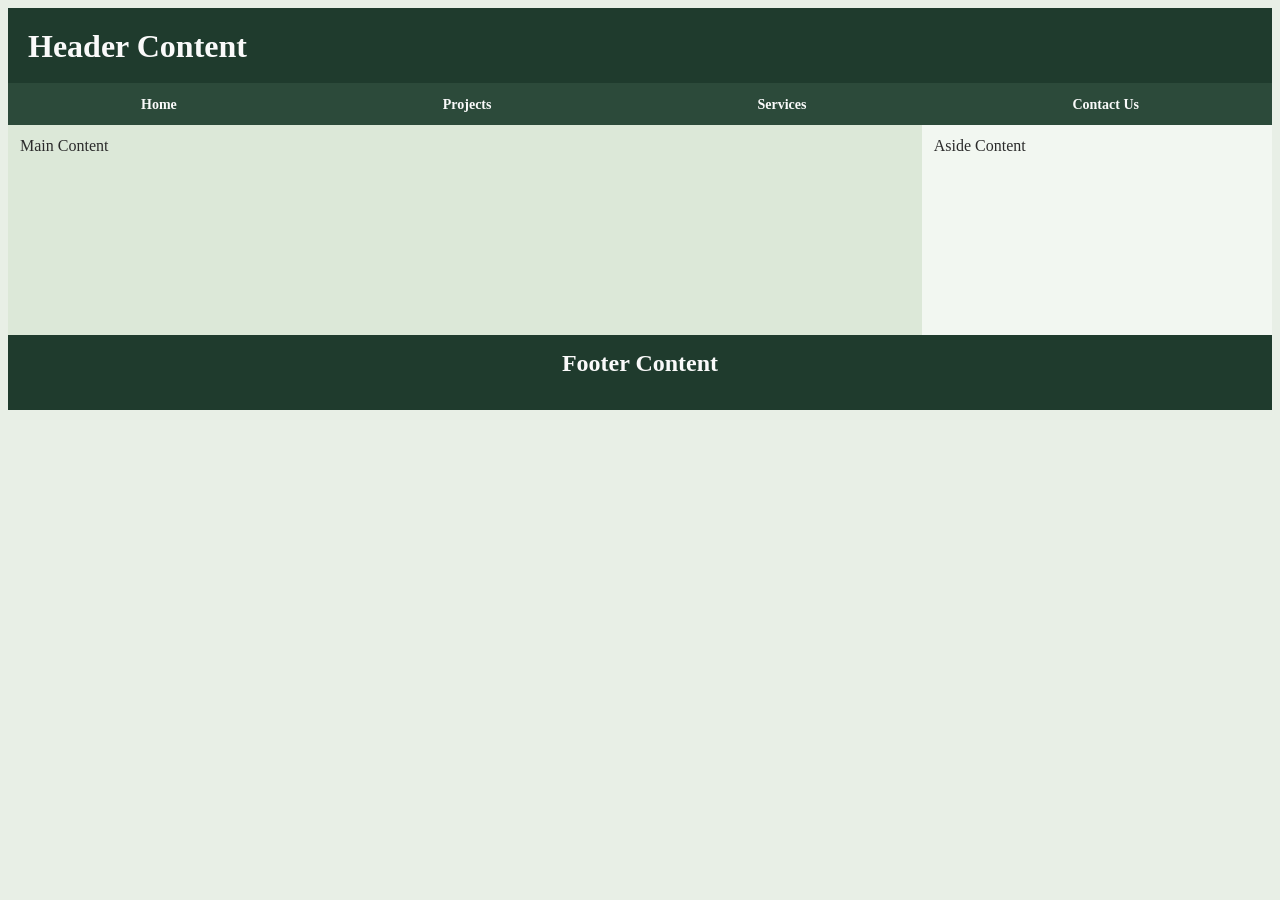
<file: week01/basic-layout.html>
<!DOCTYPE html>
<html lang="en">
<head>
    <meta charset="UTF-8">
    <meta name="viewport" content="width=device-width, initial-scale=1.0">
    <title>RoseDana Supreus | WDD 131</title>
    <link rel="stylesheet" href="styles/layout.css">
</head>
<body>
    <div class="header">
        <header>
            <h1>Header Content</h1>
        </header>

        <nav>
            <ul>
                <li><a href="#">Home</a></li>
                <li><a href="#">Projects</a></li>
                <li><a href="#">Services</a></li>
                <li><a href="#">Contact Us</a></li>
            </ul>
        </nav>

        <main>
            <section class="main">
                <p>Main Content</p>
            </Section>

            <aside>
                <p>Aside Content</p>
            </aside>
        </main>

        <footer>
            <h2>Footer Content</h2>
        </footer>

    </div>
</body>
</html>
</file>
<file: styles/base.css>
* {
    margin: 0;
    padding: 0;
    box-sizing: border-box;
    font-family: "Overlock", sans-serif;
}

body {
    background-color: #E8EFE6;
    padding: 8px;
    color: #2B2B2B;
}


/* HEADER */

header {
    display: block;
    background-color: #1F3B2D;
    color: #FAFAFA;
    text-align: center;
    font-size: 1.25rem;
}

#course-title {
    display: block;
    padding: 15px;
    font-size: 1.5rem;
    font-weight: bold;
    background-color: #1F3B2D;
    width: 100%;
}


/* NAVIGATION */

nav {
    background-color: #3a3a3a;
    width: 100%;
    padding: 10px 0;
    display: flex;
    justify-content: space-around;
}

nav a {
    color: #FAFAFA;
    text-decoration: none;
    font-size: 14px;
    font-weight: normal;
}

nav a:hover {
    color: #DCE8D8;
    background-color: #3F6B52;
    padding: 4px 10px;
    border-radius: 4px;
    text-decoration: underline;
}

/* MAIN SECTION */

main {
    max-width: 1200px;
    margin: 0 auto;
    padding: 20px;
    display: grid;
    grid-template-columns: 2fr 1fr;
    gap: 20px;
}

main h1 {
    grid-column: 1 / 3;
    text-align: center;
    font-size: 2rem;
}

/* CARDS */

.card {
    border: 1px solid #ccc;
    border-radius: 10px;
    overflow: hidden;
    background-color: white;
}

.card-header {
    background-color: #1d4d74;
    color: white;
    text-align: center;
    padding: 12px;
}

.card-content {
    padding: 20px;
    display: flex;
    align-items: center;
}

.card-content img {
    width: 150px;
    height: auto;
}

/* ABOUT TOP SECTION */

.about-top {
    display: flex;
    justify-content: space-between;
    align-items: center;
    gap: 20px;

    padding: 20px;
}

.about-text {
    flex: 1;
}

.profile-img {
    width: 160px;
    height: auto;
}

/* LOCATION SECTION */

.location-section {
    padding: 0 20px 20px;
}

.location-section h3 {
    text-align: center;
    margin-bottom: 10px;
}

.location-section hr {
    margin-bottom: 20px;
}

/* LOWER CONTENT */

.location-content {
    display: flex;
    gap: 20px;
    align-items: flex-start;
}

.location-content figure {
    text-align: center;
}

.location-content img {
    width: 140px;
    height: auto;
}

figcaption {
    font-size: 0.9rem;
    font-style: italic;
    margin-top: 5px;
}

/* RESOURCES */

.card-content ul {
    padding: 30px;
    margin: 0;
}

.card-content li {
    margin-bottom: 15px;
}

/* FOOTER */

footer {
    background-color: #1F3B2D;
    color: #FAFAFA;
    padding: 20px;
    margin-top: 30px;
    text-align: center;
}

footer p:last-child {
    color: gold;
    margin-top: 5px;
}
</file>
<file: project/styles/project.css>
:root {
    --green: #355E3B;
    --gold: #C8A951;
    --cream: #F8F4E9;
    --white: #FFFFFF;
    --dark: #2C2C2C;
}

* {
    margin: 0;
    padding: 0;
    box-sizing: border-box;
}

body {
    font-family: "Open Sans", sans-serif;
    background-color: var(--cream);
    color: var(--dark);
    line-height: 1.6;
    font-size: 18px;
}

h1,
h2,
h3,
h4 {
    color: var(--gold);
}

/* ---------- HEADER ---------- */

header {
    background-color: var(--green);
    color: var(--white);
    padding: 1rem;
}

header h1 {
    text-align: center;
    font-family: "Montserrat", sans-serif;
    font-size: 2.5rem;
}

#menu {
    display: block;
    background: none;
    border: none;
    color: white;
    font-size: 2rem;
    margin: .5rem auto;
    cursor: pointer;
}

nav {
    display: none;
    flex-direction: column;

}

nav.open {
    display: flex;
}

nav a {
     color: var(--white);
    text-decoration: none;
    padding: .75rem;
    font-family: "Montserrat", sans-serif;
}

nav a:hover {
     color: var(--gold);
}

main {
    max-width: 1400px;
    margin: 0 auto;
    padding: 0 2rem;
}
/* ---------- HERO ---------- */

.hero {
    display: flex;
    flex-direction: column;
}

.hero-text {
    padding: 1.5rem;
    text-align: center;
}

.hero-text h2 {
    color: var(--green);
    margin-bottom: 1rem;
}

.hero h2 {
    margin-top: 1rem;
}

.hero p {
    margin-top: 1rem;
}

.hero-image img,
.faith-image img {
    width: 100%;
    height: auto;
    display: block;
}

/* ---------- MAIN ---------- */

main {
    max-width: 100%;
    padding: 1rem;
}

section {
    margin-bottom: 2rem;
}

.welcome,
.quote {
    text-align: center;
}

.quote {
    font-family: "Cormorant Garamond", serif;
    font-size: 1.6rem;
    color: var(--green);
}

/* ---------- SERVICES ---------- */

.service-grid {
    display: grid;
    grid-template-columns: 1fr;
    gap: 1.5rem;
    padding-top: 1rem;
}

.card {
    background: white;
    border-radius: 10px;
    padding: 1rem;
    box-shadow: 0 0 10px rgba(0,0,0,.1);
}

.card h3 {
    color: var(--green);
    margin-bottom: .5rem;
}

.service-card {
    display: block;
    text-decoration: none;
    color: inherit;
    background-color: #fcfcfc;
    border-radius: 12px;
    overflow: hidden;
    box-shadow: 0 4px 12px rgba(0, 0, 0, 0.12);
    transition: transform 0.2s ease,
                box-shadow 0.2s ease;
}

.service-card:hover {
    transform: translateY(-5px);
    box-shadow: 0 8px 20px rgba(0, 0, 0, 0.18);
}

.service-image {
    height: 260px;
    overflow: hidden;
}

.service-image img {
    width: 100%;
    height: 100%;
    object-fit: cover;
    display: block;
}
.service-card img {
    width: 100%;
    height: auto;
    display: block;
}


.service-content {
    padding: 1.5rem;
}

.service-number {
    display: inline-flex;
    align-items: center;
    justify-content: center;
    width: 40px;
    height: 40px;
    border: 2px solid var(--green);
    color: var(--green);
    border-radius: 50%;
    font-weight: bold;
    margin-bottom: 1rem;
}

.service-content h3 {
    margin-bottom: 1rem;
    color: var(--green);
    font-size: 1.75rem;
}

.service-content ul {
    padding-left: 1.25rem;
    line-height: 1.8;
}

.service-video {
    position: relative;
    margin: 1rem 0 1.5rem;
}

.service-video a {
    display: block;
    position: relative;
}

.video-thumbnail {
    width: 100%;
    display: block;
    border-radius: 8px;
}

.play-button {
    position: absolute;
    top: 50%;
    left: 50%;
    transform: translate(-50%, -50%);

    width: 70px;
    height: 70px;

    display: flex;
    align-items: center;
    justify-content: center;

    background-color: rgba(0, 0, 0, 0.7);
    color: white;

    border-radius: 50%;
    font-size: 2rem;

    pointer-events: none;
}

.service-video:hover .play-button {
    transform: translate(-50%, -50%) scale(1.1);
    transition: transform 0.2s ease;
}

.service-video:hover .video-thumbnail {
    filter: brightness(0.9);
}


/* Faith section */

.faith h2 {
    margin-top: 1rem;
}

.faith p {
    margin-top: 1rem;
}


/* ---------- FOOTER ---------- */

footer {
    background-color: var(--green);
    color: white;
    text-align: center;
    padding: 1rem;
}



/* Services Page */

.serv {
    text-align: center;
    padding-bottom: 1.5rem;
}

.service-card {
    background: white;
    padding: 1.5rem;
    border-radius: 12px;
    box-shadow: 0 4px 10px rgba(0,0,0,.1);
}

.service-card h3 {
    color: var(--green);
    margin-bottom: 1rem;
}

.service-card p {
    margin-bottom: 1rem;
}

.service-benefits {
    margin: 1rem 0 1.5rem;
    padding-left: 1.5rem;
    line-height: 1.8;
}

.service-benefits li {
    margin-bottom: .25rem;
}

.pricing-tier {
    border: 1px solid #ddd;
    border-radius: 8px;
    padding: .75rem;
    margin-bottom: .75rem;
    text-align: center;
}

.pricing-tier h4 {
    color: var(--green);
    margin-bottom: .25rem;
}

.pricing-tier p {
    font-weight: bold;
    color: var(--gold);
    margin: 0;
}

.book-btn {
    display: block;
    text-align: center;
    background-color: var(--gold);
    color: var(--dark);
    text-decoration: none;
    padding: .75rem;
    border-radius: 8px;
    margin-top: 1rem;
    font-weight: 600;
}

.book-btn:hover {
    background-color: #b89944;
}

.service-video {
    margin-bottom: 2rem;
}

.service-video a {
    position: relative;
    display: block;
}

.play-button {
    position: absolute;
    top: 50%;
    left: 50%;
    transform: translate(-50%, -50%);
    font-size: 3rem;
    color: white;
    background: rgba(0,0,0,.6);
    width: 70px;
    height: 70px;
    border-radius: 50%;
    display: flex;
    align-items: center;
    justify-content: center;
}


/* Contact page */

/* ---------- FORM ---------- */

form {
    display: flex;
    flex-direction: column;
    gap: .5rem;
}

label {
    display: block;
    font-weight: 600;
}

input,
textarea,
select {
    width: 100%;
    padding: .5rem;
    margin-top: .25rem;
    box-sizing: border-box;
}

textarea {
    height: 80px;
    resize: vertical;
}

input[type="submit"] {
    background-color: var(--gold);
    border: none;
    padding: 1rem;
    cursor: pointer;
    font-weight: bold;
}

input[type="submit"]:hover {
    background-color: #b39445;
}

 .cta {
    text-align: center;
    padding: 3rem 2rem;
    }

.cta-button {
    display: inline-block;
    margin-top: 1rem;
}

.cta-button,
button,
.submit-btn {
    background-color: var(--gold);
    color: var(--dark);
    border: none;
}

.cta-button:hover,
button:hover,
.submit-btn:hover {
    background-color: #b89844;
}


.mission-card {
    text-align: center;
    margin-bottom: 2rem;
}

.contact-layout {
    display: grid;
    grid-template-columns: 1fr;
    gap: 1.5rem;
}

.contact-sidebar {
    display: grid;
    grid-template-rows: 1fr 1fr;
    gap: 2rem;
}

.contact-card {
    background: white;
    padding: 1.5rem;
    border-radius: 12px;
    box-shadow: 0 4px 12px rgba(0,0,0,.1);
}

.contact-form-container {
    background: white;
    padding: 2rem;
    border-radius: 12px;
    box-shadow: 0 4px 12px rgba(0,0,0,.1);
}


.mission-card blockquote {
    text-align: center;
    font-size: 1.2rem;
    color: var(--green);
    margin: 1.5rem 0;
}

.contact-card h3 {
    color: var(--green);
    margin-bottom: 1rem;
}

.contact-card ul {
    padding-left: 1.5rem;
    line-height: 1.8;
}

.contact-card p {
    padding-bottom: 1rem;
}

.contact-card blockquote {
    font-style: italic;
    margin: 1rem 0;
    color: var(--green);
}

.info {
    padding-top: 1rem;
}

.info p {
    text-align: center;
    padding: 0;

}
</file>
<file: project/styles/project-large.css>
@media screen and (min-width: 768px) {

     header {
        position: relative;
        padding: 1rem 2rem;
        text-align: center;
    }

    header h1 {
        margin: 0;
        text-align: center;
    }

    #menu {
        display: none;
    }

    .navigation {
        position: absolute;
        right: 2rem;
        top: 50%;
        transform: translateY(-50%);

        display: flex;
        flex-direction: row;
        gap: 2rem;
    }

    .navigation a {
        color: var(--white);
        text-decoration: none;
    }
    
    /* HERO */

    .hero {
        display: grid;
        grid-template-columns: 1fr 1.2fr;
        gap: 2rem;
        align-items: center;
        padding: 3rem 0;
    }

    .hero-image img {
        width: 100%;
        height: 450px;
        object-fit: cover;
    }

    .hero-image img {
        width: 100%;
        height: 450px;
        object-fit: cover;
    }

    .faith-image img {
        width: 100%;
        height: 350px;
        object-fit: cover;
    }

    /* SERVICES */

    .service-grid {
        display: grid;
        grid-template-columns: repeat(3, 1fr);
        gap: 1.5rem;
    }

    /* CONTACT */

    .contact-layout {
    display: grid;
    grid-template-columns: repeat(2, 1fr);
    gap: 2rem;
    align-items: stretch;
    }

    .contact-sidebar {
    display: grid;
    grid-template-rows: 1fr 1fr;
    gap: 2rem;
    }

    

    /* FAITH SECTION */

    .faith-section {
        display: grid;
        grid-template-columns: 1fr 1fr;
        gap: 2rem;
        align-items: center;
        margin: 4rem 0;
    }

    .faith-image img {
        width: 100%;
        height: 350px;
        object-fit: cover;
    }

    /* CTA */

    .cta {
    text-align: center;
    padding: 3rem 2rem;
    }

    .cta-button {
        display: inline-block;
        margin-top: 1rem;
    }

    .cta-button,
    button,
    .submit-btn {
        background-color: var(--gold);
        color: var(--dark);
        border: none;
    }

    .cta-button:hover,
    button:hover,
    .submit-btn:hover {
        background-color: #b89844;
    }
}
</file>
<file: styles/filtered-temples.css>
/* temples.css */

* {
    margin: 0;
    padding: 0;
    box-sizing: border-box;
    font-family: "Overlock", sans-serif;
}

body {
    background-color: #E8EFE6;
    padding: 8px;
    color: #2B2B2B;
}


/* HEADER */

header {
    display: flex;
    align-items: center;
    justify-content: space-between;
    background-color: #1F3B2D;
    color: #FAFAFA;
    padding: 1rem 2rem;
}

.site-title {
    font-size: 2rem;
    white-space: nowrap;
}

/* HAMBURGER */

#menu {
    font-size: 2rem;
    background: none;
    border: none;
    color: white;
    cursor: pointer;
    width: 44px;
    height: 44px;
}

/* HAMBURGER ICON */

#menu::before {
    content: "☰";
}

/* X CLOSE BUTTON */

#menu.open::before {
    content: "✖";
}

.navigation {
    display: none;
}

.navigation.open {
    display: block;
}


/* NAVIGATION */

nav {
    padding: 10px 0;
    margin-top: 1rem;
}

nav ul {
    
    list-style: none;
}

nav a {
    display: block;
    color: #FAFAFA;
    text-decoration: none;
    padding: 1rem;
    text-align: center;
}

nav a:hover {
    color: #DCE8D8;
    background-color: #3F6B52;
    border-radius: 4px;
    text-decoration: underline;
}

/* MAIN SECTION */

main {
    max-width: 500px;
    margin: 0 auto;
    padding: 1rem;
    gap: 20px;
}

main h1 {
    text-align: center;
    font-size: 2rem;
    margin-bottom: 1rem;
}

.temples {
    display: grid;
    grid-template-columns: repeat(auto-fit, minmax(350px, 1fr));
    gap: 2rem;
    padding: 1rem;
}

.temples section {
    background: #f5f5f5;
    padding: 1rem;
    text-align: center;
    box-shadow: 0 0 10px rgba(0,0,0,.2);
}

.temples img {
    width: 100%;
    height: auto;
    margin-top: 1rem;
    box-shadow: 0 0 10px rgba(0,0,0,.3);
}

.temples h2 {
    margin-bottom: .5rem;
}

.temples p {
    margin: .25rem 0;
}

/* FOOTER */

footer {
    background-color: #1F3B2D;
    color: #FAFAFA;
    padding: 20px;
    margin-top: 30px;
    text-align: center;
}

footer p:last-child {
    color: gold;
    margin-top: 5px;
}
</file>
<file: styles/filtered-temples-large.css>
/* temples-larger.css */

@media only screen and (min-width: 768px) {

    header {
    display: flex;
    align-items: center;
    padding: 1rem 2rem;
    }

    header h1 {
        white-space: nowrap;
        font-size: 2.5rem;
    }

    #menu {
        display: none;
    }

    .navigation {
        display: block;
        margin-left: auto;
    }

    nav ul {
        display: flex;
        gap: 2rem;
        list-style: none;
    }

    nav a {
        color: white;
        text-decoration: none;
        font-size: 1.2rem;
    }

    main {
        max-width: 900px;
        margin: 0 auto;
        padding: 2rem;
    }

    .temple-grid {
        display: grid;
        grid-template-columns: repeat(3, 1fr);
        gap: 2rem;
    }
}
</file>
<file: styles/form.css>
* {
    margin: 0;
    padding: 0;
    box-sizing: border-box;
}

body {
    font-family: Arial, Helvetica, sans-serif;
    background: #f4f4f4;
    display: flex;
    justify-content: center;
    min-height: 100vh;
}

.review-container {
    width: 100%;
    max-width: 600px;
}

header {
    background-color: #3c003c;
    color: white;
    text-align: center;
    padding: 1rem;
    margin-bottom: 1rem;
}

header h1 {
    font-size: 2rem;
}

fieldset {
    border: none;
    padding: 0;
    margin: 0;
}

legend {
    font-weight: bold;
    margin-bottom: .5rem;
    color: #222;
}

form {
    background-color: #d6d1d8;
    padding: 1rem;
    border-radius: 3px;
}

.form-section {
    margin-bottom: 1rem;
}

label {
    display: block;
    font-weight: bold;
    margin-bottom: .5rem;
    color: #222;
}

select,
input[type="text"],
input[type="date"],
textarea {
    width: 100%;
    padding: .75rem;
    border: 1px solid #ccc;
    font-size: 1rem;
}

.rating-container {
    display: flex;
    justify-content: space-between;
    text-align: center;
}

.rating-option {
    display: flex;
    flex-direction: column;
    align-items: center;
    gap: .25rem;
}

.rating-option span {
    font-size: 1rem;
}

.rating-option input[type="radio"] {
    width: 20px;
    height: 20px;
}

.checkbox-group div {
    display: flex;
    align-items: center;
    margin-bottom: .5rem;
}

.checkbox-group label {
    display: inline;
    font-weight: normal;
    margin: 0 0 0 .5rem;
}

.checkbox-group input {
    width: 18px;
    height: 18px;
    vertical-align: middle;
    margin-right: .5rem;
}

textarea {
    resize: vertical;
}

.optional {
    color: #0000cc;
    font-size: .85rem;
    font-weight: normal;
}

button,
input[type="submit"] {
    min-width: 100%;
    padding: .75rem;
    font-size: 1.5rem;
    font-weight: bold;
    background: #f5f5f5;
    border: 1px solid #999;
    cursor: pointer;
}

button:hover,
input[type="submit"]:hover {
    background: #e5e5e5;
}

footer {
    background-color: #3c003c;
    color: white;
    text-align: center;
    padding: 1rem;
    margin-top: 1rem;
}

footer p:first-child {
    margin-bottom: .5rem;
}
</file>
<file: styles/form-larger.css>
@media screen and (min-width: 640px) {

    .review-container {
        max-width: 700px;
        margin: 0 auto;
    }

    form {
        padding: 2rem;
    }

    .rating-container {
        justify-content: space-around;
    }

    input[type="submit"] {
        max-width: 300px;
        display: block;
        margin: 0 auto;
    }
}
</file>
<file: styles/place.css>
:root {
    --primary-color: #0047AB;      /* Haiti Blue */
    --secondary-color: #D21034;    /* Haiti Red */
    --accent-color: #F4C542;       /* Gold accent */
    --light-color: #FFFFFF;
    --dark-color: #222222;
    --card-bg: rgba(255, 255, 255, 0.90);
}
* {
    margin: 0;
    padding: 0;
    box-sizing: border-box;
    font-family: "Overlock", sans-serif;
}

body {
    background-color: #E8EFE6;
    padding: 8px;
    color: #2B2B2B;
}

header,
footer {
    background-color: var(--primary-color);
    color: var(--light-color);
}

header {
    background-color: var(--primary-color);
    color: white;
    text-align: center;
    padding: 1.5rem;
}

header h1 {
    font-size: 3rem;
    margin: 0;
}


/* FOOTER */

footer {
    color: #FAFAFA;
    padding: 20px;
    text-align: center;
}

footer p:last-child {
    color: gold;
    margin-top: 5px;
}

/* Class selectors */

.data-card,
.weather-card {
    position: static;
    width: auto;
    margin: 0;
    background-color: rgba(255,255,255,.85);
    padding: 1rem 0;
}

.data-card h2,
.weather-card h2 {
    background: none;
    color: #000;
    text-align: center;
    margin: 1rem 0;
    padding: 0;
    font-size: 2rem;
}

.data-content,
.weather-content {
    width: fit-content;
    margin: 0 auto;
}

.data-content p,
.weather-content p {
    display: grid;
    grid-template-columns: 100px auto;
    column-gap: 5px;
    margin: .3rem 0;
}



.data-content strong,
.weather-content strong {
    text-align: right;
    justify-self: end;
}

.data-content span,
.weather-content span {
    text-align: left;
    justify-self: start;
}

.hero {
    position: relative;
    margin-top: 0;
}

.hero picture img {
    width: 100%;
    height: 650px;
    object-fit: cover;
    display: block;
}

.weather-emoji {
    display: none;
}

.weather-icon {
    display: block;
    width: 80px;
    height: 80px;
    margin: 1rem auto;
}

.weather-title::after {
    content: "";
}
</file>
<file: styles/place-large.css>
@media (min-width: 768px) {

    .weather-icon {
        display: none !important;
    }

    .hero {
        position: relative;
    }

    .hero img {
        width: 100%;
        display: block;
    }

   .data-card {
        position: absolute;
        top: 75px;
        left: 20px;
        width: 450px;
    }

    .weather-card {
        position: absolute;
        bottom: 40px;
        right: 20px;
        width: 300px;
    }

    .data-card h2,
    .weather-card h2 {
        width: 80%;
        margin-left: -10px;
        margin-top: 15px;
        margin-bottom: 15px;
        padding: 12px 15px;
        text-align: left;
        font-size: 2rem;
        background-color: var(--secondary-color);
        color: white;
}

    .weather-emoji {
        display: inline;
        font-size: 1.5rem;
    }

     .weather-title::after {
        content: " ⛅";
        font-size: 1.5rem;
    }
}
</file>
<file: styles/temples.css>
/* temples.css */

* {
    margin: 0;
    padding: 0;
    box-sizing: border-box;
    font-family: "Overlock", sans-serif;
}

body {
    background-color: #E8EFE6;
    padding: 8px;
    color: #2B2B2B;
}


/* HEADER */

header {
    display: flex;
    align-items: center;
    justify-content: space-between;
    background-color: #1F3B2D;
    color: #FAFAFA;
    padding: 1rem 2rem;
}

.site-title {
    font-size: 2rem;
    white-space: nowrap;
}

/* HAMBURGER */

#menu {
    font-size: 2rem;
    background: none;
    border: none;
    color: white;
    cursor: pointer;
    width: 44px;
    height: 44px;
}

/* HAMBURGER ICON */

#menu::before {
    content: "☰";
}

/* X CLOSE BUTTON */

#menu.open::before {
    content: "✖";
}

.navigation {
    display: none;
}

.navigation.open {
    display: block;
}


/* NAVIGATION */

nav {
    padding: 10px 0;
    margin-top: 1rem;
}

nav ul {
    
    list-style: none;
}

nav a {
    display: block;
    color: #FAFAFA;
    text-decoration: none;
    padding: 1rem;
    text-align: center;
}

nav a:hover {
    color: #DCE8D8;
    background-color: #3F6B52;
    border-radius: 4px;
    text-decoration: underline;
}

/* MAIN SECTION */

main {
    max-width: 500px;
    margin: 0 auto;
    padding: 1rem;
    gap: 20px;
}

main h1 {
    text-align: center;
    font-size: 2rem;
    margin-bottom: 1rem;
}

.temple-grid {
    display: grid;
    grid-template-columns: 1fr;
    gap: 2rem;
}

figure {
    text-align: center;
}

figure img {
    width: 100%;
    height: auto;
    display: block;
}

figcaption {
    margin-top: .5rem;
    color: #4b0d74;
    font-size: .9rem;
}


/* FOOTER */

footer {
    background-color: #1F3B2D;
    color: #FAFAFA;
    padding: 20px;
    margin-top: 30px;
    text-align: center;
}

footer p:last-child {
    color: gold;
    margin-top: 5px;
}
</file>
<file: styles/temples-large.css>
/* temples-larger.css */

@media only screen and (min-width: 768px) {

    header {
    display: flex;
    align-items: center;
    padding: 1rem 2rem;
    }

    header h1 {
        white-space: nowrap;
        font-size: 2.5rem;
    }

    #menu {
        display: none;
    }

    .navigation {
        display: block;
        margin-left: auto;
    }

    nav ul {
        display: flex;
        gap: 2rem;
        list-style: none;
    }

    nav a {
        color: white;
        text-decoration: none;
        font-size: 1.2rem;
    }

    main {
        max-width: 900px;
        margin: 0 auto;
        padding: 2rem;
    }

    .temple-grid {
        display: grid;
        grid-template-columns: repeat(3, 1fr);
        gap: 2rem;
    }
}
</file>
<file: styles/siteplan.css>
:root {
    --forest-green: #355E3B;
    --warm-gold: #C8A951;
    --soft-cream: #F8F4E9;
    --dark-text: #333333;
}

body {
    background-color: var(--soft-cream);
    color: var(--dark-text);
    font-family: "Open Sans", sans-serif;
    line-height: 1.6;
    max-width: 1000px;
    margin: 0 auto;
    padding: 2rem;
}

h1,
h2,
h3 {
    font-family: "Montserrat", sans-serif;
}

h1 {
    color: var(--forest-green);
    text-align: center;
    border-bottom: 3px solid var(--warm-gold);
    padding-bottom: 0.5rem;
}

h2 {
    color: var(--forest-green);
    border-left: 5px solid var(--warm-gold);
    padding-left: 10px;
    margin-top: 2rem;
}

h3 {
    color: var(--warm-gold);
}

.montserrat-sample {
    font-family: "Montserrat", sans-serif;
}

.opensans-sample {
    font-family: "Open Sans", sans-serif;
}

.cormorant-sample {
    font-family: "Cormorant Garamond", serif;
}

blockquote {
    font-family: "Cormorant Garamond", serif;
    color: var(--forest-green);
    border-left: 4px solid var(--warm-gold);
    padding-left: 1rem;
}

pre {
    background-color: white;
    border: 2px solid var(--forest-green);
    padding: 1rem;
}

footer {
    background-color: var(--forest-green);
    color: var(--soft-cream);
    text-align: center;
    padding: 1rem;
    margin-top: 2rem;
}
</file>
<file: week01/styles/layout.css>
/* styles.css */

* {
    margin: 0;
    padding: 0;
    box-sizing: border-box;
}

body {
    background-color: #E8EFE6;
    font-family: Georgia, serif;
    padding: 8px;
    color: #2B2B2B;
}

.header {
    width: 100%;
}

/* HEADER */

header {
    background-color: #1F3B2D;
    color: #FAFAFA;
    padding: 20px;
    height: 75px;
    display: flex;
    align-items: flex-start;
}

/* NAVIGATION */

nav {
    background-color: #2C4A3A;
}

nav ul {
    list-style: none;
    display: flex;
    justify-content: space-around;
    padding: 12px 0;
}

nav a {
    color: #FAFAFA;
    text-decoration: none;
    font-weight: bold;
    font-size: 14px;
    transition: 0.3s;
}

nav a:hover {
    color: #DCE8D8;
    background-color: #3F6B52;
    padding: 4px 10px;
    border-radius: 4px;
}

/* MAIN SECTION */

main {
    display: grid;
    grid-template-columns: 3fr 1.15fr;
    min-height: 210px;
}

.main{
    background-color: #DCE8D8;
    padding: 12px;
}

aside {
    background-color: #F2F7F1;
    padding: 12px;
}

/* FOOTER */

footer {
    background-color: #1F3B2D;
    color: #FAFAFA;
    height: 75px;
    display: flex;
    justify-content: center;
    align-items: flex-start;
    padding-top: 15px;
}
</file>
